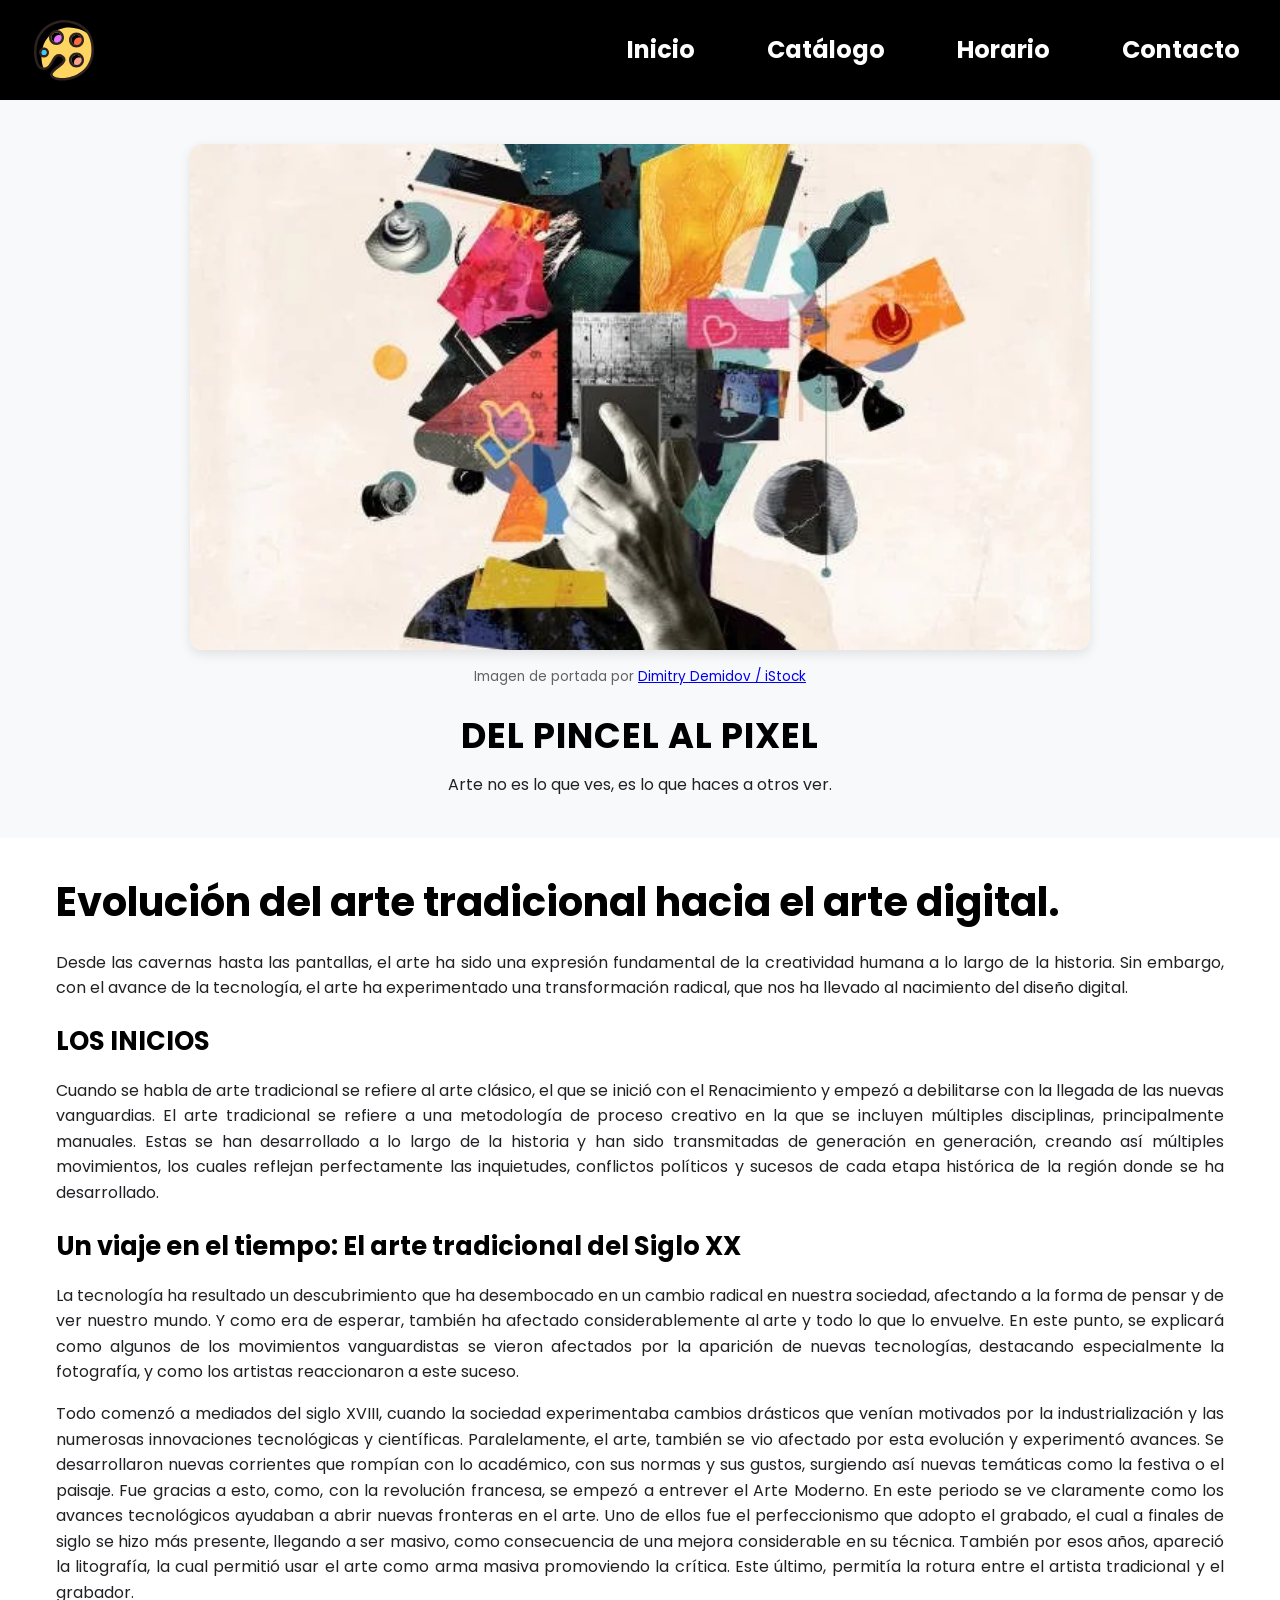
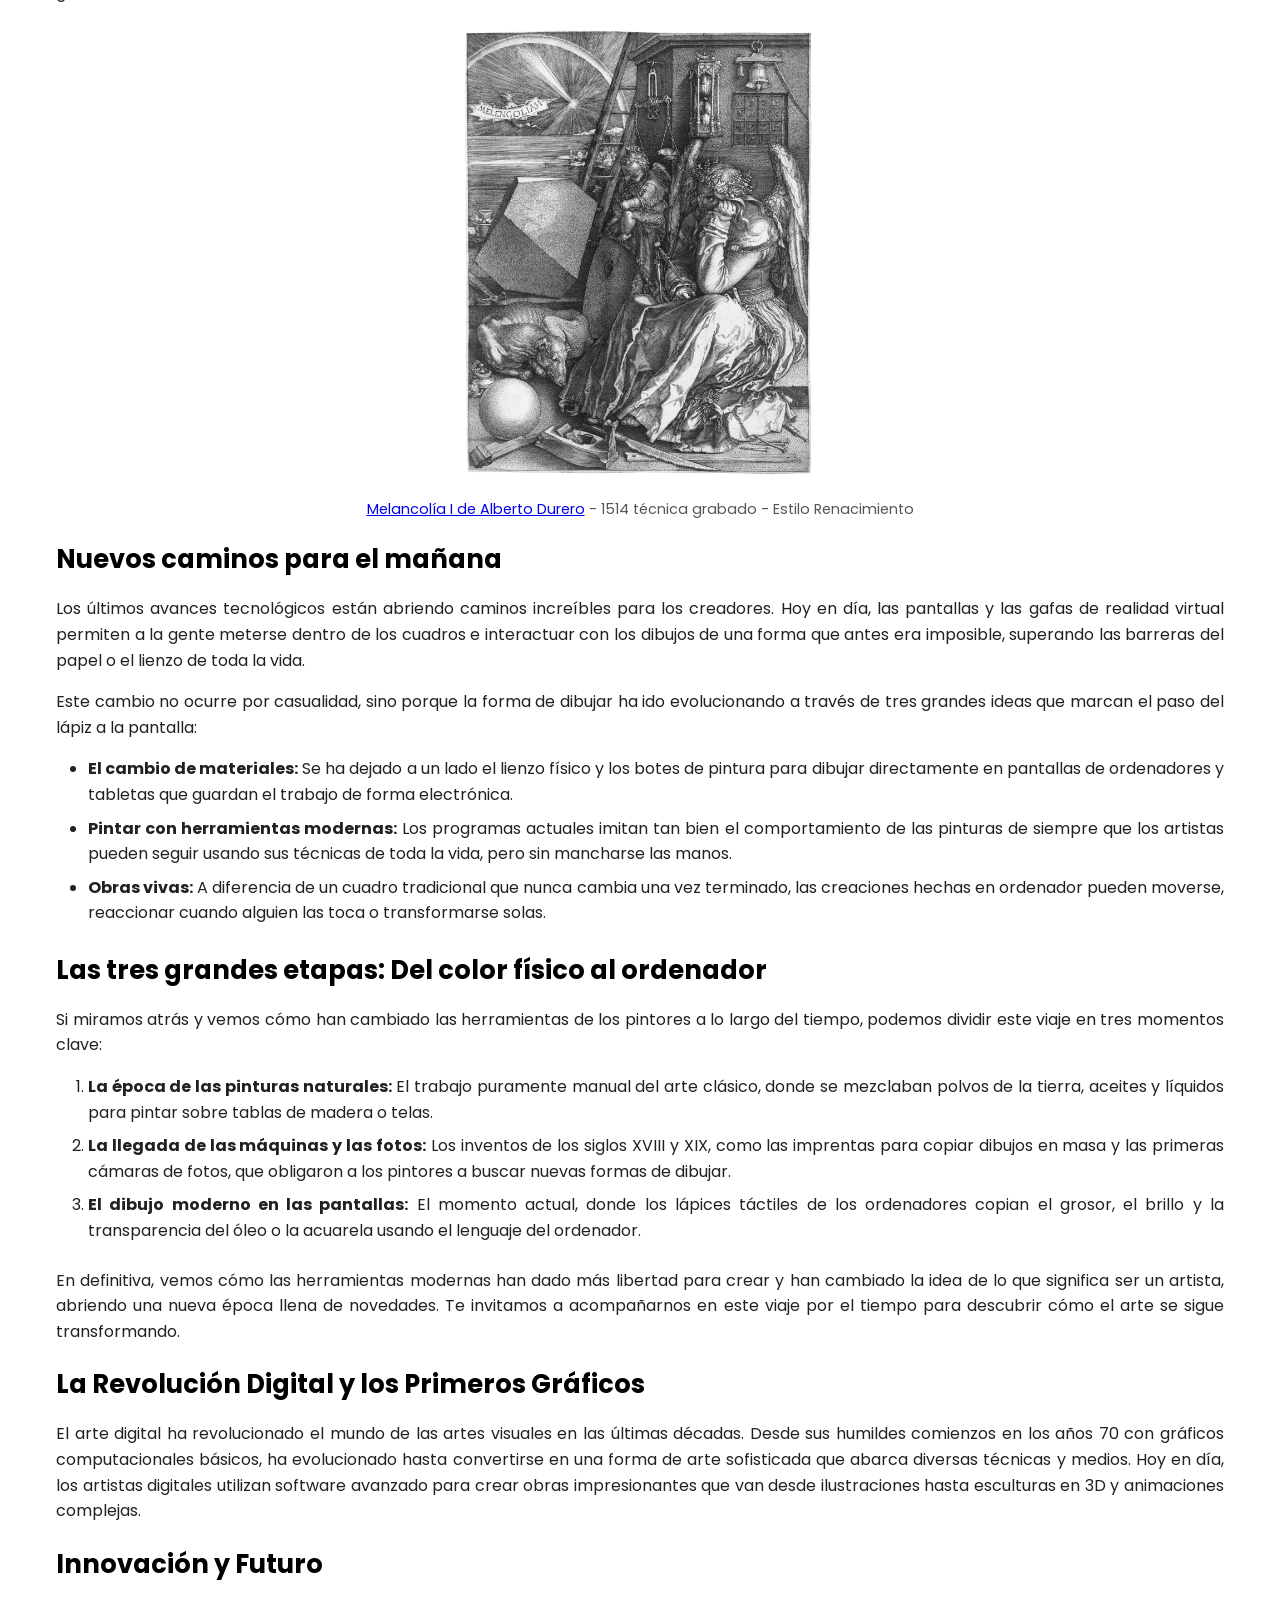
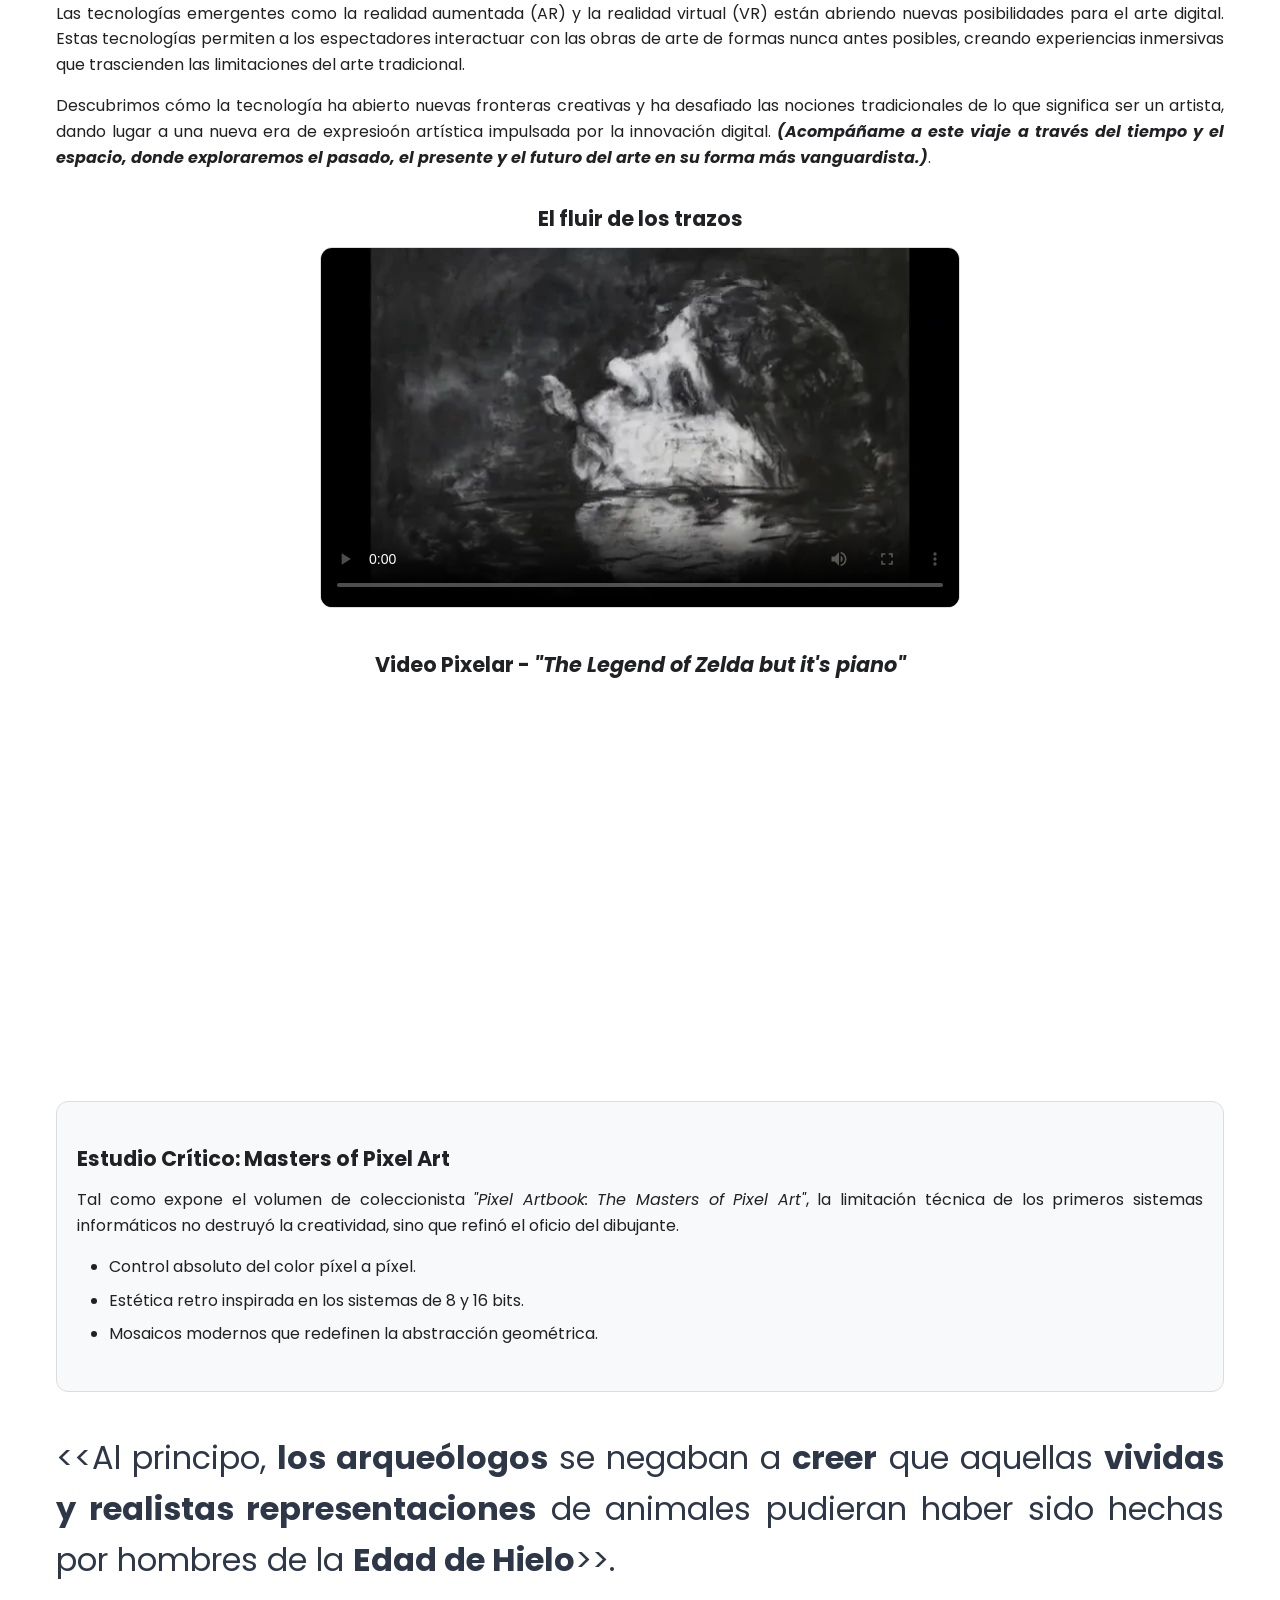
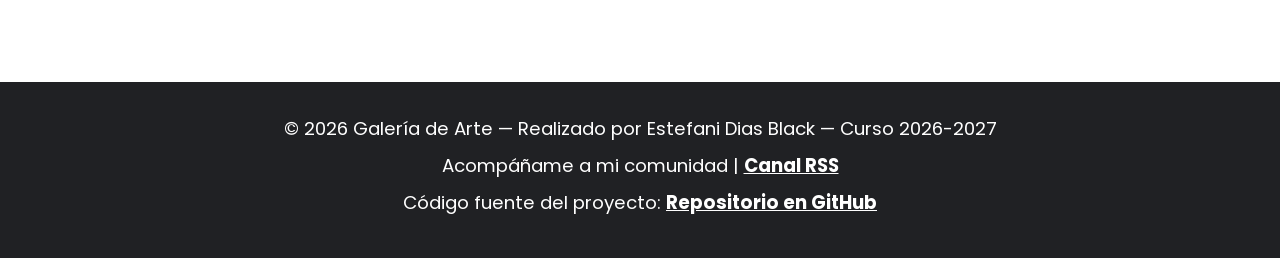
<file: index.html>
<!doctype html>
<html lang="es">
  <head>
    <meta charset="utf-8" />
    <meta name="viewport" content="width=device-width, initial-scale=1" />
    <meta
      name="description"
      content="Explora la evolución del arte tradicional hacia el arte digital."
    />
    <title>Inicio - Del Pincel al Píxel</title>
    <!-- Favicon obligatorio en la raíz del proyecto -->
    <link rel="icon" href="favicon.ico" type="image/x-icon" sizes="any" />
    <!-- Hoja de estilos enlazada en su nueva carpeta css -->
    <link rel="stylesheet" href="css/estilos.css" />
    <!-- Vinculación del canal RSS en el cerebro de la web -->
    <link
      rel="alternate"
      type="application/rss+xml"
      title="RSS Noticias"
      href="noticias.xml"
    />
  </head>

  <body>
    <nav>
      <!-- El icono de la paleta incrustado a la izquierda -->
      <a href="index.html" class="nav-logo">
        <img
          src="imagenes/logo.svg"
          alt="Logotipo de la galería de arte"
          width="40"
          height="40"
        />
      </a>

      <!-- Los cuatro enlaces agrupados en un contenedor para la derecha -->
      <div class="nav-enlaces">
        <a href="index.html">Inicio</a>
        <a href="catalogo.html">Catálogo</a>
        <a href="horario.html">Horario</a>
        <a href="contacto.html">Contacto</a>
      </div>
    </nav>
    <header>
      <!-- Imagen de portada del encabezado -->
      <figure class="logo-imagen">
        <img
          src="imagenes/foto1.webp"
          alt="Logo de la galería"
          width="800"
          height="450"
          class="logo-portada"
        />
        <figcaption>
          Imagen de portada por
          <a href="https://istockphoto.com" target="_blank" rel="noopener"
            >Dimitry Demidov / iStock</a
          >
        </figcaption>
      </figure>
      <h1 class="texto-inicial">DEL PINCEL AL PIXEL</h1>
      <p class="texto-aparte">
        Arte no es lo que ves, es lo que haces a otros ver.
      </p>
    </header>

    <main class="animated-page">
      <section id="inicio">
        <h2 class="texto-especial">
          Evolución del arte tradicional hacia el arte digital.
        </h2>

        <p>
          Desde las cavernas hasta las pantallas, el arte ha sido una expresión
          fundamental de la creatividad humana a lo largo de la historia. Sin
          embargo, con el avance de la tecnología, el arte ha experimentado una
          transformación radical, que nos ha llevado al nacimiento del diseño
          digital.
        </p>

        <h3 class="texto-especial"><strong>LOS INICIOS</strong></h3>

        <p>
          Cuando se habla de arte tradicional se refiere al arte clásico, el que
          se inició con el Renacimiento y empezó a debilitarse con la llegada de
          las nuevas vanguardias. El arte tradicional se refiere a una
          metodología de proceso creativo en la que se incluyen múltiples
          disciplinas, principalmente manuales. Estas se han desarrollado a lo
          largo de la historia y han sido transmitadas de generación en
          generación, creando así múltiples movimientos, los cuales reflejan
          perfectamente las inquietudes, conflictos políticos y sucesos de cada
          etapa histórica de la región donde se ha desarrollado.
        </p>

        <h3 class="texto-destacado">
          <strong>Un viaje</strong> en el tiempo: El arte tradicional del Siglo
          XX
        </h3>

        <p>
          La tecnología ha resultado un descubrimiento que ha desembocado en un
          cambio radical en nuestra sociedad, afectando a la forma de pensar y
          de ver nuestro mundo. Y como era de esperar, también ha afectado
          considerablemente al arte y todo lo que lo envuelve. En este punto, se
          explicará como algunos de los movimientos vanguardistas se vieron
          afectados por la aparición de nuevas tecnologías, destacando
          especialmente la fotografía, y como los artistas reaccionaron a este
          suceso.
        </p>

        <p>
          Todo comenzó a mediados del siglo XVIII, cuando la sociedad
          experimentaba cambios drásticos que venían motivados por la
          industrialización y las numerosas innovaciones tecnológicas y
          científicas. Paralelamente, el arte, también se vio afectado por esta
          evolución y experimentó avances. Se desarrollaron nuevas corrientes
          que rompían con lo académico, con sus normas y sus gustos, surgiendo
          así nuevas temáticas como la festiva o el paisaje. Fue gracias a esto,
          como, con la revolución francesa, se empezó a entrever el Arte
          Moderno. En este periodo se ve claramente como los avances
          tecnológicos ayudaban a abrir nuevas fronteras en el arte. Uno de
          ellos fue el perfeccionismo que adopto el grabado, el cual a finales
          de siglo se hizo más presente, llegando a ser masivo, como
          consecuencia de una mejora considerable en su técnica. También por
          esos años, apareció la litografía, la cual permitió usar el arte como
          arma masiva promoviendo la crítica. Este último, permitía la rotura
          entre el artista tradicional y el grabador.
        </p>

        <figure class="contenedor-obra">
          <img
            src="imagenes/imagen1.jpg"
            alt="Grabado en blanco y negro que muestra a una figura alada y meditabunda sentada entre herramientas geométricas, un poliedro y un cuadrado mágico."
            class="imagen-adaptable"
          />
          <figcaption class="pie-foto-obra">
            <a
              href="https://es.wikipedia.org/wiki/Melancol%C3%ADa_I"
              target="_blank"
              rel="noopener"
              >Melancolía I de Alberto Durero</a
            >
            - 1514 técnica grabado - Estilo Renacimiento
          </figcaption>
        </figure>

        <h3 class="texto-destacado">
          <strong>Nuevos caminos</strong> para el mañana
        </h3>

        <p>
          Los últimos avances tecnológicos están abriendo caminos increíbles
          para los creadores. Hoy en día, las pantallas y las gafas de realidad
          virtual permiten a la gente meterse dentro de los cuadros e
          interactuar con los dibujos de una forma que antes era imposible,
          superando las barreras del papel o el lienzo de toda la vida.
        </p>

        <p>
          Este cambio no ocurre por casualidad, sino porque la forma de dibujar
          ha ido evolucionando a través de tres grandes ideas que marcan el paso
          del lápiz a la pantalla:
        </p>

        <ul>
          <li>
            <strong>El cambio de materiales:</strong> Se ha dejado a un lado el
            lienzo físico y los botes de pintura para dibujar directamente en
            pantallas de ordenadores y tabletas que guardan el trabajo de forma
            electrónica.
          </li>
          <li>
            <strong>Pintar con herramientas modernas:</strong> Los programas
            actuales imitan tan bien el comportamiento de las pinturas de
            siempre que los artistas pueden seguir usando sus técnicas de toda
            la vida, pero sin mancharse las manos.
          </li>
          <li>
            <strong>Obras vivas:</strong> A diferencia de un cuadro tradicional
            que nunca cambia una vez terminado, las creaciones hechas en
            ordenador pueden moverse, reaccionar cuando alguien las toca o
            transformarse solas.
          </li>
        </ul>

        <h3 class="texto-destacado">
          <strong>Las tres grandes etapas:</strong> Del color físico al
          ordenador
        </h3>

        <p>
          Si miramos atrás y vemos cómo han cambiado las herramientas de los
          pintores a lo largo del tiempo, podemos dividir este viaje en tres
          momentos clave:
        </p>

        <ol>
          <li>
            <strong>La época de las pinturas naturales:</strong> El trabajo
            puramente manual del arte clásico, donde se mezclaban polvos de la
            tierra, aceites y líquidos para pintar sobre tablas de madera o
            telas.
          </li>
          <li>
            <strong>La llegada de las máquinas y las fotos:</strong> Los
            inventos de los siglos XVIII y XIX, como las imprentas para copiar
            dibujos en masa y las primeras cámaras de fotos, que obligaron a los
            pintores a buscar nuevas formas de dibujar.
          </li>
          <li>
            <strong>El dibujo moderno en las pantallas:</strong> El momento
            actual, donde los lápices táctiles de los ordenadores copian el
            grosor, el brillo y la transparencia del óleo o la acuarela usando
            el lenguaje del ordenador.
          </li>
        </ol>

        <p>
          En definitiva, vemos cómo las herramientas modernas han dado más
          libertad para crear y han cambiado la idea de lo que significa ser un
          artista, abriendo una nueva época llena de novedades. Te invitamos a
          acompañarnos en este viaje por el tiempo para descubrir cómo el arte
          se sigue transformando.
        </p>

        <h3 class="texto-destacado">
          <strong>La Revolución</strong> Digital y los Primeros Gráficos
        </h3>

        <p>
          El arte digital ha revolucionado el mundo de las artes visuales en las
          últimas décadas. Desde sus humildes comienzos en los años 70 con
          gráficos computacionales básicos, ha evolucionado hasta convertirse en
          una forma de arte sofisticada que abarca diversas técnicas y medios.
          Hoy en día, los artistas digitales utilizan software avanzado para
          crear obras impresionantes que van desde ilustraciones hasta
          esculturas en 3D y animaciones complejas.
        </p>

        <h3 class="texto-destacado"><strong>Innovación</strong> y Futuro</h3>

        <p>
          Las tecnologías emergentes como la realidad aumentada (AR) y la
          realidad virtual (VR) están abriendo nuevas posibilidades para el arte
          digital. Estas tecnologías permiten a los espectadores interactuar con
          las obras de arte de formas nunca antes posibles, creando experiencias
          inmersivas que trascienden las limitaciones del arte tradicional.
        </p>

        <p>
          Descubrimos cómo la tecnología ha abierto nuevas fronteras creativas y
          ha desafiado las nociones tradicionales de lo que significa ser un
          artista, dando lugar a una nueva era de expresioón artística impulsada
          por la innovación digital.
          <strong
            ><em
              >(Acompáñame a este viaje a través del tiempo y el espacio, donde
              exploraremos el pasado, el presente y el futuro del arte en su
              forma más vanguardista.)</em
            ></strong
          >.
        </p>

        <!-- Vídeo propio nativo con controls y miniatura en WebP -->
        <div class="contenedor-multimedia">
          <h3>El fluir de los trazos</h3>
          <video controls width="640" poster="imagenes/video-portada.webp">
            <source src="videos/proceso-creativo.mp4" type="video/mp4" />
          </video>
        </div>

        <!-- Iframe de YouTube con URL /embed/ y title descriptivo -->
        <div class="contenedor-iframe">
          <h3>Video Pixelar - <em>"The Legend of Zelda but it's piano"</em></h3>
          <iframe
            src="https://www.youtube-nocookie.com/embed/LEzaU85aLLk"
            title="Música espiritual relajante para sintonizar con la creatividad artística"
            width="560"
            height="315"
            loading="lazy"
            allowfullscreen
          ></iframe>
        </div>
      </section>

      <!-- Barra lateral obligatoria basada en "Pixel Artbook: The Masters of Pixel Art" -->
      <aside class="bloque-literario">
        <h3>Estudio Crítico: Masters of Pixel Art</h3>
        <p>
          Tal como expone el volumen de coleccionista
          <em>"Pixel Artbook: The Masters of Pixel Art"</em>, la limitación
          técnica de los primeros sistemas informáticos no destruyó la
          creatividad, sino que refinó el oficio del dibujante.
        </p>
        <ul>
          <li>Control absoluto del color píxel a píxel.</li>
          <li>Estética retro inspirada en los sistemas de 8 y 16 bits.</li>
          <li>Mosaicos modernos que redefinen la abstracción geométrica.</li>
        </ul>
      </aside>

      <p class="texto-especial">
        &lt;&lt;Al principo, <strong>los arqueólogos</strong> se negaban a
        <strong>creer</strong> que aquellas
        <strong>vividas y realistas representaciones</strong> de animales
        pudieran haber sido hechas por hombres de la
        <strong>Edad de Hielo</strong>&gt;&gt;.
      </p>
    </main>

    <footer>
      <p class="pie-pagina">
        &copy; 2026 Galería de Arte &mdash; Realizado por Estefani Dias Black
        &mdash; Curso 2026-2027
      </p>
      <p class="pie-pagina">
        Acompáñame a mi comunidad | <a href="noticias.xml">Canal RSS</a>
      </p>
      <!-- Enlace obligatorio al repositorio en el pie de página -->
      <p class="pie-pagina">
        Código fuente del proyecto:
        <a href="https://github.com" target="_blank" rel="noopener"
          >Repositorio en GitHub</a
        >
      </p>
    </footer>
  </body>
</html>
</file>
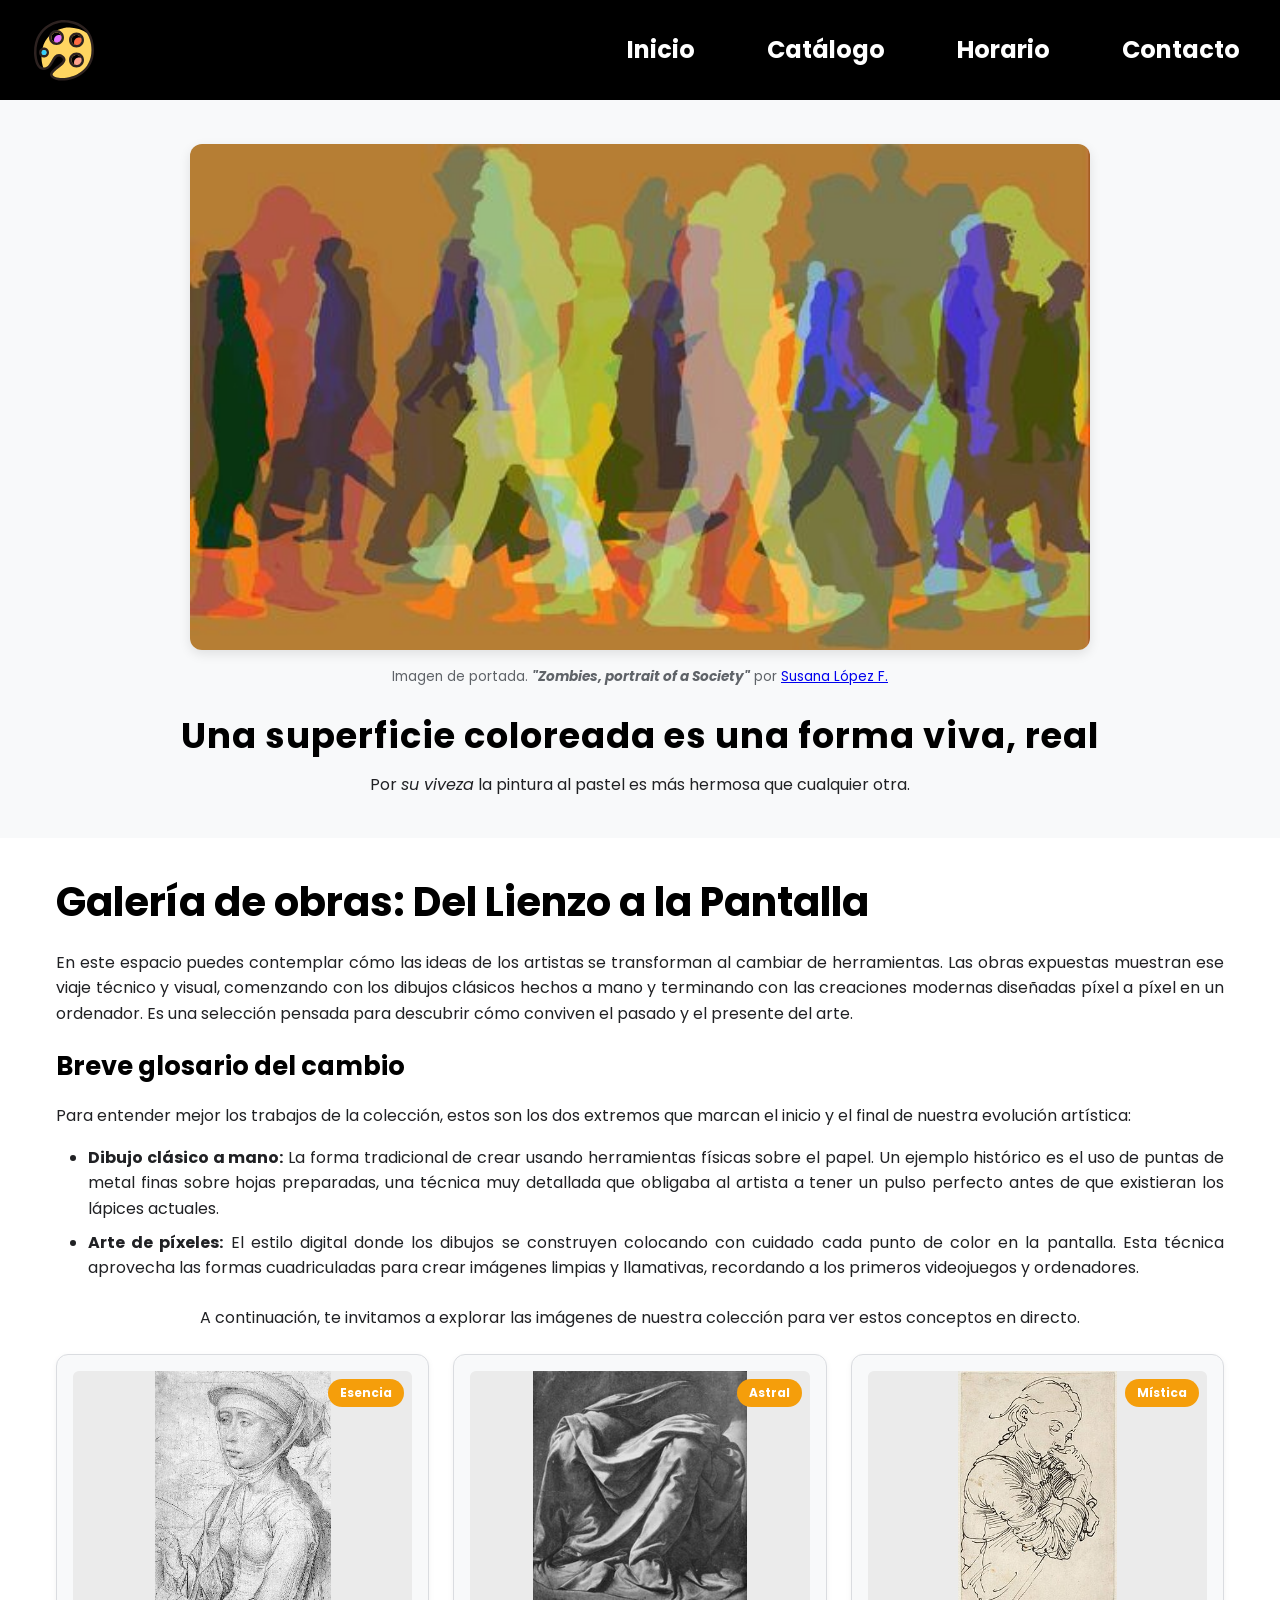
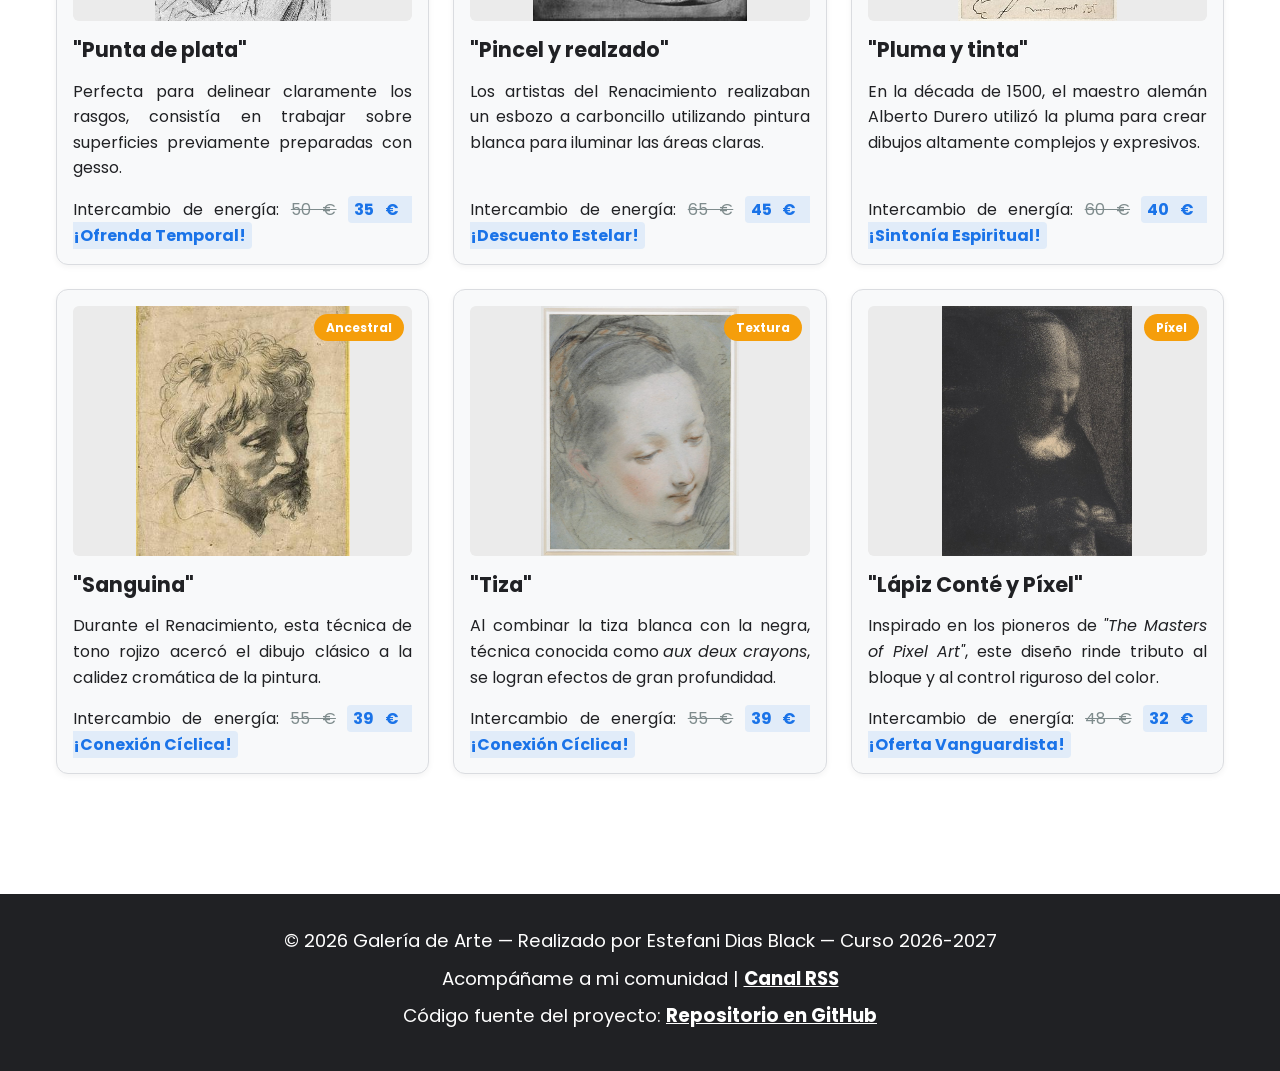
<file: catalogo.html>
<!DOCTYPE html>
<html lang="es">
<head>
    <meta charset="utf-8">
    <meta name="viewport" content="width=device-width, initial-scale=1">
    <meta name="description" content="Explora mis colecciones de arte analógico y digital inspiradas en los grandes maestros de la retícula.">
    <title>Catálogo - Del Pincel al Píxel</title>
    <!-- Favicon obligatorio en la raíz del proyecto -->
    <link rel="icon" href="favicon.ico" type="image/x-icon" sizes="any">
    <!-- Hoja de estilos enlazada en su nueva carpeta css -->
    <link rel="stylesheet" href="css/estilos.css">
    <link
      rel="alternate"
      type="application/rss+xml"
      title="RSS Noticias"
      href="noticias.xml"
    />
</head>
<body>
     <!-- NUEVA BARRA DE NAVEGACIÓN CON ESPACIADO DISTRIBUIDO -->
    <nav>
      <!-- El icono de la paleta incrustado a la izquierda -->
      <a href="index.html" class="nav-logo">
        <img src="imagenes/logo.svg" alt="Logotipo de la galería de arte" />
      </a>

      <!-- Los cuatro enlaces agrupados en un contenedor para la derecha -->
      <div class="nav-enlaces">
        <a href="index.html">Inicio</a>
        <a href="catalogo.html" class="activo">Catálogo</a>
        <a href="horario.html">Horario</a>
        <a href="contacto.html">Contacto</a>
      </div>
    </nav>

    <header>
        <!-- Imagen de portada del encabezado -->
        <figure class="logo-imagen">
            <img src="imagenes/portada-catalogo.jpg" alt="Portada de la sección de catálogo" width="800" height="450" class="logo-portada">
            <figcaption>Imagen de portada. <strong><em>"Zombies, portrait of a Society"</em></strong> por 
            <a href="https://www.singulart.com/es/artista/susana-l%C3%B3pez-f-60540" target="_blank" rel="noopener">Susana López F.</a>
            </figcaption>
        </figure>
        <h1 class="texto-inicial">Una superficie coloreada es una forma <strong>viva, real</strong></h1>
        <p class="texto-aparte">Por <em>su viveza</em> la pintura al pastel es más hermosa que cualquier otra.</p>
    </header>

    <main class="animated-page">
        <section id="catalogo">
        <h2 class="texto-especial">Galería de obras: Del Lienzo a la Pantalla</h2>
        
        <p class="texto-justificado">
          En este espacio puedes contemplar cómo las ideas de los artistas se transforman al cambiar de herramientas. Las obras expuestas muestran ese viaje técnico y visual, comenzando con los dibujos clásicos hechos a mano y terminando con las creaciones modernas diseñadas píxel a píxel en un ordenador. Es una selección pensada para descubrir cómo conviven el pasado y el presente del arte.
        </p>

        <h3 class="texto-destacado"><strong>Breve glosario del cambio</strong></h3>
        
        <p class="texto-justificado">
          Para entender mejor los trabajos de la colección, estos son los dos extremos que marcan el inicio y el final de nuestra evolución artística:
        </p>

        <ul>
          <li class="texto-justificado">
            <strong>Dibujo clásico a mano:</strong> La forma tradicional de crear usando herramientas físicas sobre el papel. Un ejemplo histórico es el uso de puntas de metal finas sobre hojas preparadas, una técnica muy detallada que obligaba al artista a tener un pulso perfecto antes de que existieran los lápices actuales.
          </li>
          <li class="texto-justificado">
            <strong>Arte de píxeles:</strong> El estilo digital donde los dibujos se construyen colocando con cuidado cada punto de color en la pantalla. Esta técnica aprovecha las formas cuadriculadas para crear imágenes limpias y llamativas, recordando a los primeros videojuegos y ordenadores.
          </li>
        </ul>

        <p class="texto-aparte">
          A continuación, te invitamos a explorar las imágenes de nuestra colección para ver estos conceptos en directo.
        </p>


            <!-- Rejilla artesanal con tus 6 dibujos con sus ofertas -->
            <div class="galeria-artesanal">
                <!-- Tarjeta de dibujo 1 -->
                <article class="tarjeta-dibujo">
                    <span class="etiqueta-exclusiva">Esencia</span>
                    <img src="imagenes/dibujo1.jpg" alt="Dibujo a punta de plata medieval" width="400" height="300" loading="lazy">
                    <div class="cuerpo-tarjeta">
                        <h3>"Punta de plata"</h3>
                        <p>Perfecta para delinear claramente los rasgos, consistía en trabajar sobre superficies previamente preparadas con gesso.</p>
                        <p>Intercambio de energía: <s class="precio-viejo">50 &euro;</s> <mark class="oferta"><span class="precio-actual">35 &euro;</span> &nbsp; ¡Ofrenda Temporal!</mark></p>
                    </div>
                </article>

                <!-- Tarjeta de dibujo 2 -->
                <article class="tarjeta-dibujo">
                    <span class="etiqueta-exclusiva">Astral</span>
                    <img src="imagenes/dibujo2.jpg" alt="Dibujo con pincel y realzado en blanco" width="400" height="300" loading="lazy">
                    <div class="cuerpo-tarjeta">
                        <h3>"Pincel y realzado"</h3>
                        <p>Los artistas del Renacimiento realizaban un esbozo a carboncillo utilizando pintura blanca para iluminar las áreas claras.</p>
                        <p>Intercambio de energía: <s class="precio-viejo">65 &euro;</s> <mark class="oferta"><span class="precio-actual">45 &euro;</span> &nbsp; ¡Descuento Estelar!</mark></p>
                    </div>
                </article>

                <!-- Tarjeta de dibujo 3 -->
                <article class="tarjeta-dibujo">
                    <span class="etiqueta-exclusiva">Mística</span>
                    <img src="imagenes/dibujo3.jpg" alt="Dibujo complejo a pluma y tinta" width="400" height="300" loading="lazy">
                    <div class="cuerpo-tarjeta">
                        <h3>"Pluma y tinta"</h3>
                        <p>En la década de 1500, el maestro alemán Alberto Durero utilizó la pluma para crear dibujos altamente complejos y expresivos.</p>
                        <p>Intercambio de energía: <s class="precio-viejo">60 &euro;</s> <mark class="oferta"><span class="precio-actual">40 &euro;</span> &nbsp; ¡Sintonía Espiritual!</mark></p>
                    </div>
                </article>

                <!-- Tarjeta de dibujo 4 -->
                <article class="tarjeta-dibujo">
                    <span class="etiqueta-exclusiva">Ancestral</span>
                    <img src="imagenes/dibujo4.jpg" alt="Estudio preparatorio a sanguina" width="400" height="300" loading="lazy">
                    <div class="cuerpo-tarjeta">
                        <h3>"Sanguina"</h3>
                        <p>Durante el Renacimiento, esta técnica de tono rojizo acercó el dibujo clásico a la calidez cromática de la pintura.</p>
                        <p>Intercambio de energía: <s class="precio-viejo">55 &euro;</s> <mark class="oferta"><span class="precio-actual">39 &euro;</span> &nbsp; ¡Conexión Cíclica!</mark></p>
                    </div>
                </article>

                <!-- Tarjeta de dibujo 5 -->
                <article class="tarjeta-dibujo">
                    <span class="etiqueta-exclusiva">Textura</span>
                    <img src="imagenes/dibujo5.jpg" alt="Dibujo con la técnica aux deux crayons" width="400" height="300" loading="lazy">
                    <div class="cuerpo-tarjeta">
                        <h3>"Tiza"</h3>
                        <p>Al combinar la tiza blanca con la negra, técnica conocida como <em>aux deux crayons</em>, se logran efectos de gran profundidad.</p>
                        <p>Intercambio de energía: <s class="precio-viejo">55 &euro;</s> <mark class="oferta"><span class="precio-actual">39 &euro;</span> &nbsp; ¡Conexión Cíclica!</mark></p>
                    </div>
                </article>

                <!-- Tarjeta de dibujo 6 -->
                <article class="tarjeta-dibujo">
                    <span class="etiqueta-exclusiva">Píxel</span>
                    <img src="imagenes/dibujo6.jpg" alt="Composición digital pixel art de 8 bits" width="400" height="300" loading="lazy">
                    <div class="cuerpo-tarjeta">
                        <h3>"Lápiz Conté y Píxel"</h3>
                        <p>Inspirado en los pioneros de <em>"The Masters of Pixel Art"</em>, este diseño rinde tributo al bloque y al control riguroso del color.</p>
                        <p>Intercambio de energía: <s class="precio-viejo">48 &euro;</s> <mark class="oferta"><span class="precio-actual">32 &euro;</span> &nbsp; ¡Oferta Vanguardista!</mark></p>
                    </div>
                </article>
            </div>
        </section>
    </main>

    <footer>
        <p class="pie-pagina">&copy; 2026 Galería de Arte &mdash; Realizado por Estefani Dias Black &mdash; Curso 2026-2027</p>
        <p class="pie-pagina">Acompáñame a mi comunidad | <a href="noticias.xml">Canal RSS</a></p>
        <p class="pie-pagina">Código fuente del proyecto: <a href="https://github.com" target="_blank" rel="noopener">Repositorio en GitHub</a></p>
    </footer>
</body>
</html>
</file>
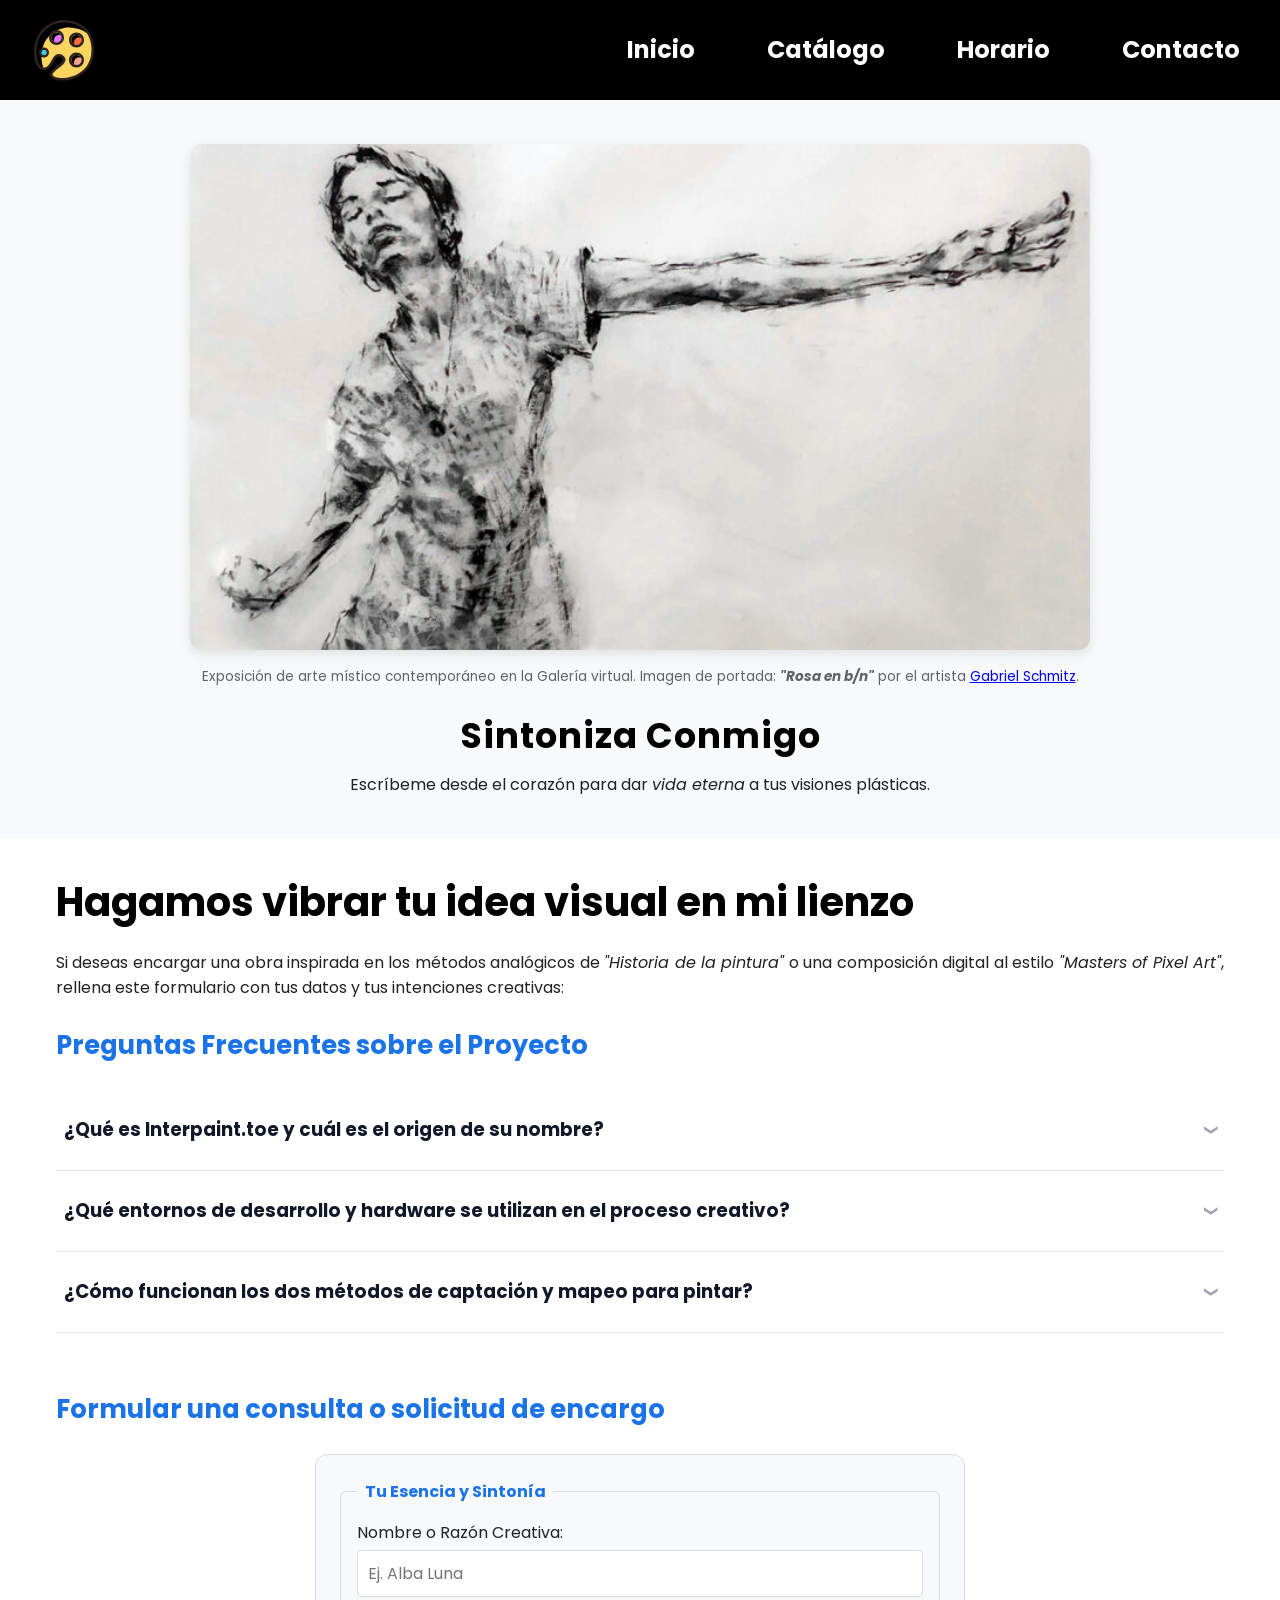
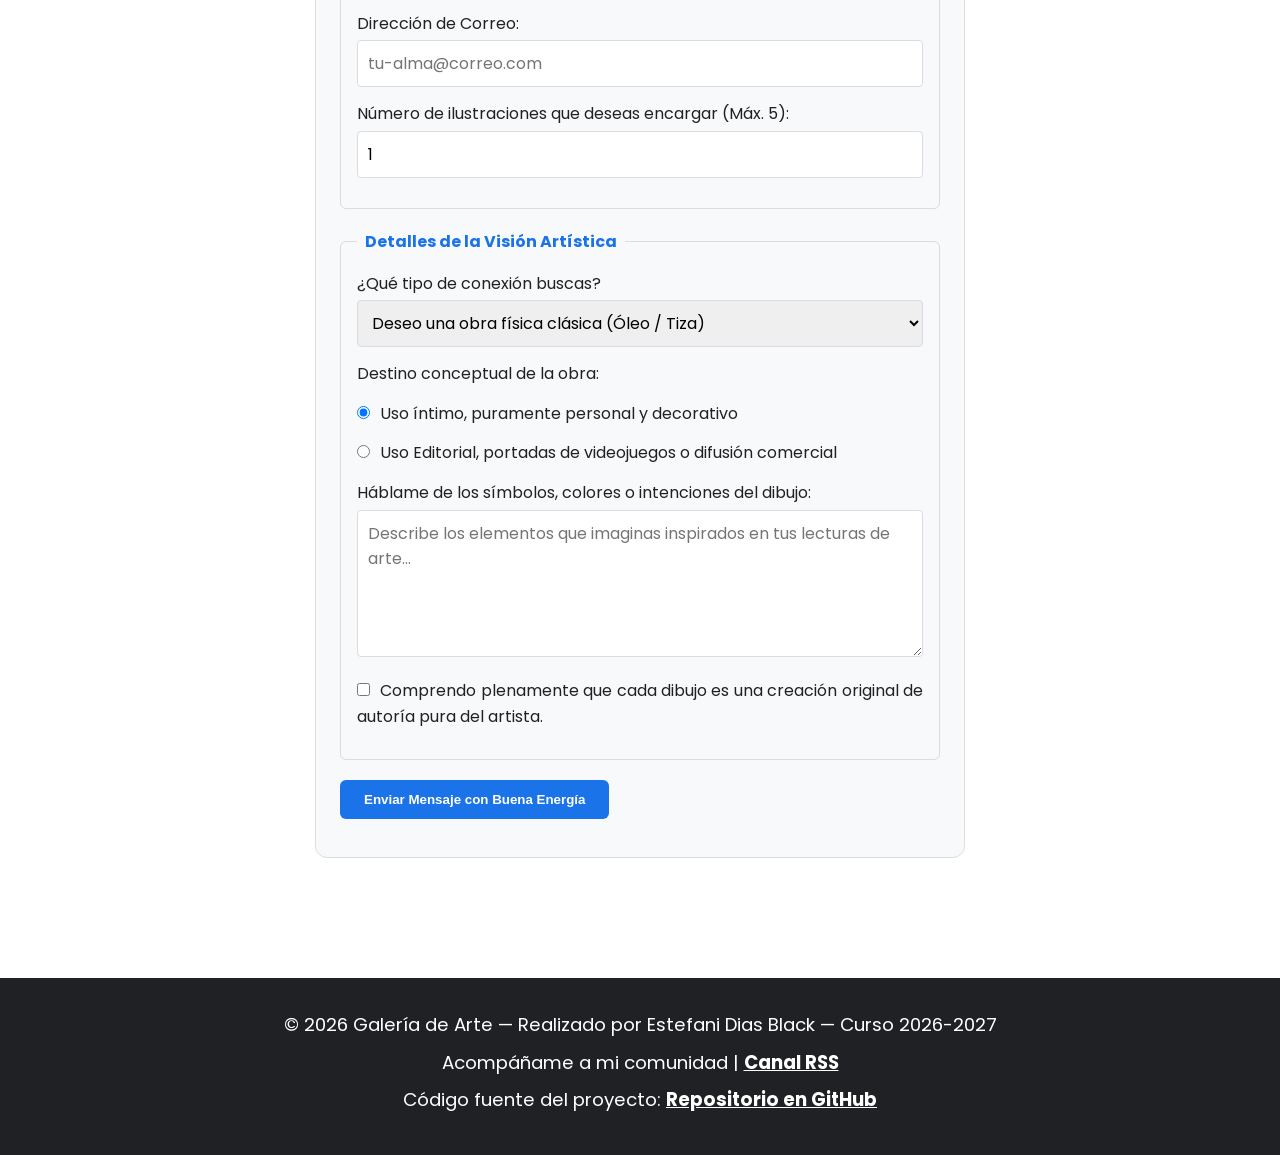
<file: contacto.html>
<!DOCTYPE html>
<html lang="es">
<head>
    <meta charset="utf-8">
    <meta name="viewport" content="width=device-width, initial-scale=1">
    <meta name="description" content="Formulario para encargar ilustraciones personalizadas y conectar con la galería.">
    <title>Contacto - Del Pincel al Píxel</title>
    <!-- Favicon obligatorio en la raíz del proyecto -->
    <link rel="icon" href="favicon.ico" type="image/x-icon" sizes="any">
    <!-- Hoja de estilos enlazada en su nueva carpeta css -->
    <link rel="stylesheet" href="css/estilos.css">
    <link
      rel="alternate"
      type="application/rss+xml"
      title="RSS Noticias"
      href="noticias.xml"
    />
</head>
<body>
    <!-- NUEVA BARRA DE NAVEGACIÓN CON ESPACIADO DISTRIBUIDO -->
    <nav>
      <!-- El icono de la paleta incrustado a la izquierda -->
      <a href="index.html" class="nav-logo">
        <img src="imagenes/logo.svg" alt="Logotipo de la galería de arte" />
      </a>

      <!-- Los cuatro enlaces agrupados en un contenedor para la derecha -->
      <div class="nav-enlaces">
        <a href="index.html">Inicio</a>
        <a href="catalogo.html">Catálogo</a>
        <a href="horario.html">Horario</a>
        <a href="contacto.html" class="activo">Contacto</a>
      </div>
    </nav>

    <header>
        <!-- Imagen de portada del encabezado -->
        <figure class="logo-imagen">
            <img src="imagenes/portada-contacto.jpg" alt="Cabecera de la página de contacto" width="800" height="450" class="logo-portada">
            <figcaption>  Exposición de arte místico contemporáneo en la Galería virtual. Imagen de portada: <strong><em>"Rosa en b/n"</em></strong> por el artista <a href="https://singulart.com" target="_blank" rel="noopener">Gabriel Schmitz</a>.</figcaption>
        </figure>
        <h1 class="texto-inicial">Sintoniza Conmigo</h1>
        <p class="texto-aparte">Escríbeme desde el corazón para dar <em>vida eterna</em> a tus visiones plásticas.</p>
    </header>

    <main class="animated-page">
        <section id="contacto">
            <h2 class="texto-especial">Hagamos vibrar tu idea visual en mi lienzo</h2>
            <p>Si deseas encargar una obra inspirada en los métodos analógicos de <em>"Historia de la pintura"</em> o una composición digital al estilo <em>"Masters of Pixel Art"</em>, rellena este formulario con tus datos y tus intenciones creativas:</p>

            <div class="seccion-faq">
                <h3>Preguntas Frecuentes sobre el Proyecto</h3>
                
                <div class="faq-contenedor">
                    <!-- Pregunta 1 -->
                    <details class="faq-item">
                        <summary class="faq-pregunta">¿Qué es Interpaint.toe y cuál es el origen de su nombre?</summary>
                        <div class="faq-respuesta">
                            <p>Interpaint.toe es el sobrenombre artístico del proyecto práctico del TFG [4.7]. Está conformado por la fusión de dos palabras en inglés: "Interact" (interactuar), de la cual se tomó "inter", y "Paint" (pintar) [4.7]. El sufijo ".toe" es un guiño directo al tipo de archivo y extensión nativa que utiliza el software de desarrollo Touchdesigner [4.7].</p>
                        </div>
                    </details>

                    <!-- Pregunta 2 -->
                    <details class="faq-item">
                        <summary class="faq-pregunta">¿Qué entornos de desarrollo y hardware se utilizan en el proceso creativo?</summary>
                        <div class="faq-respuesta">
                            <p>El marco práctico utiliza Touchdesigner, un entorno de programación visual por nodos desarrollado por Derivative que permite generar gráficos interactivos complejos sin necesidad de código rígido [2.2, 4.0]. Este software se conecta a una cámara Kinect v1 de Microsoft, la cual combina lentes RGB y sensores de profundidad para capturar datos en 3D [2.2, 4.0].</p>
                        </div>
                    </details>

                    <!-- Pregunta 3 -->
                    <details class="faq-item">
                        <summary class="faq-pregunta">¿Cómo funcionan los dos métodos de captación y mapeo para pintar?</summary>
                        <div class="faq-respuesta">
                            <p>El proyecto ofrece dos modalidades de interacción: la primera utiliza un operador denominado Opticalflow que registra las líneas de luces y sombras del cuerpo entero (la silueta) de forma muy fluida [2.2, 4.1]. La segunda asigna parámetros específicos a los bloques Select para registrar numéricamente el movimiento exclusivo de la mano derecha, logrando trazos más circulares y precisos [2.2, 4.1].</p>
                        </div>
                    </details>
                </div>
            </div>

            <!-- 🟢 EL FORMULARIO AHORA VIENE DEBAJO -->
            <div class="seccion-formulario-contacto">
                <h3>Formular una consulta o solicitud de encargo</h3>
                <form action="#" method="get">
                    <fieldset>
                        <legend>Tu Esencia y Sintonía</legend>
                        <p>
                            <label for="nombre">Nombre o Razón Creativa:</label><br>
                            <input type="text" id="nombre" name="nombre" required placeholder="Ej. Alba Luna">
                        </p>
                        <p>
                            <label for="email">Dirección de Correo:</label><br>
                            <input type="email" id="email" name="email" required placeholder="tu-alma@correo.com">
                        </p>
                        <p>
                            <label for="cantidad">Número de ilustraciones que deseas encargar (Máx. 5):</label><br>
                            <input type="number" id="cantidad" name="cantidad" min="1" max="5" value="1" required>
                        </p>
                    </fieldset>

                    <fieldset>
                        <legend>Detalles de la Visión Artística</legend>
                        <p>
                            <label for="asunto">¿Qué tipo de conexión buscas?</label><br>
                            <select id="asunto" name="asunto">
                                <option value="tradicional">Deseo una obra física clásica (Óleo / Tiza)</option>
                                <option value="digital">Deseo una obra digital (Estilo Pixel Art)</option>
                                <option value="charla">Compartir un pensamiento o consulta</option>
                            </select>
                        </p>

                        <p>Destino conceptual de la obra:</p>
                        <p>
                            <input type="radio" id="uso-personal" name="uso_obra" value="personal" checked>
                            <label for="uso-personal">Uso íntimo, puramente personal y decorativo</label>
                        </p>
                        <p>
                            <input type="radio" id="uso-comercial" name="uso_obra" value="comercial">
                            <label for="uso-comercial">Uso Editorial, portadas de videojuegos o difusión comercial</label>
                        </p>
                        
                        <p>
                            <label for="mensaje">Háblame de los símbolos, colores o intenciones del dibujo:</label><br>
                            <textarea id="mensaje" name="mensaje" rows="5" required placeholder="Describe los elementos que imaginas inspirados en tus lecturas de arte..."></textarea>
                        </p>

                        <p>
                            <input type="checkbox" id="terminos" name="terminos" required>
                            <label for="terminos">Comprendo plenamente que cada dibujo es una creación original de autoría pura del artista.</label>
                        </p>
                    </fieldset>

                    <p>
                        <button type="submit">Enviar Mensaje con Buena Energía</button>
                    </p>
                </form>
            </div>

        </section>
    </main>
    <footer>
        <p class="pie-pagina">&copy; 2026 Galería de Arte &mdash; Realizado por Estefani Dias Black &mdash; Curso 2026-2027</p>
        <p class="pie-pagina">Acompáñame a mi comunidad | <a href="noticias.xml">Canal RSS</a></p>
        <p class="pie-pagina">Código fuente del proyecto: <a href="https://github.com" target="_blank" rel="noopener">Repositorio en GitHub</a></p>
    </footer>
</body>
</html>
</file>
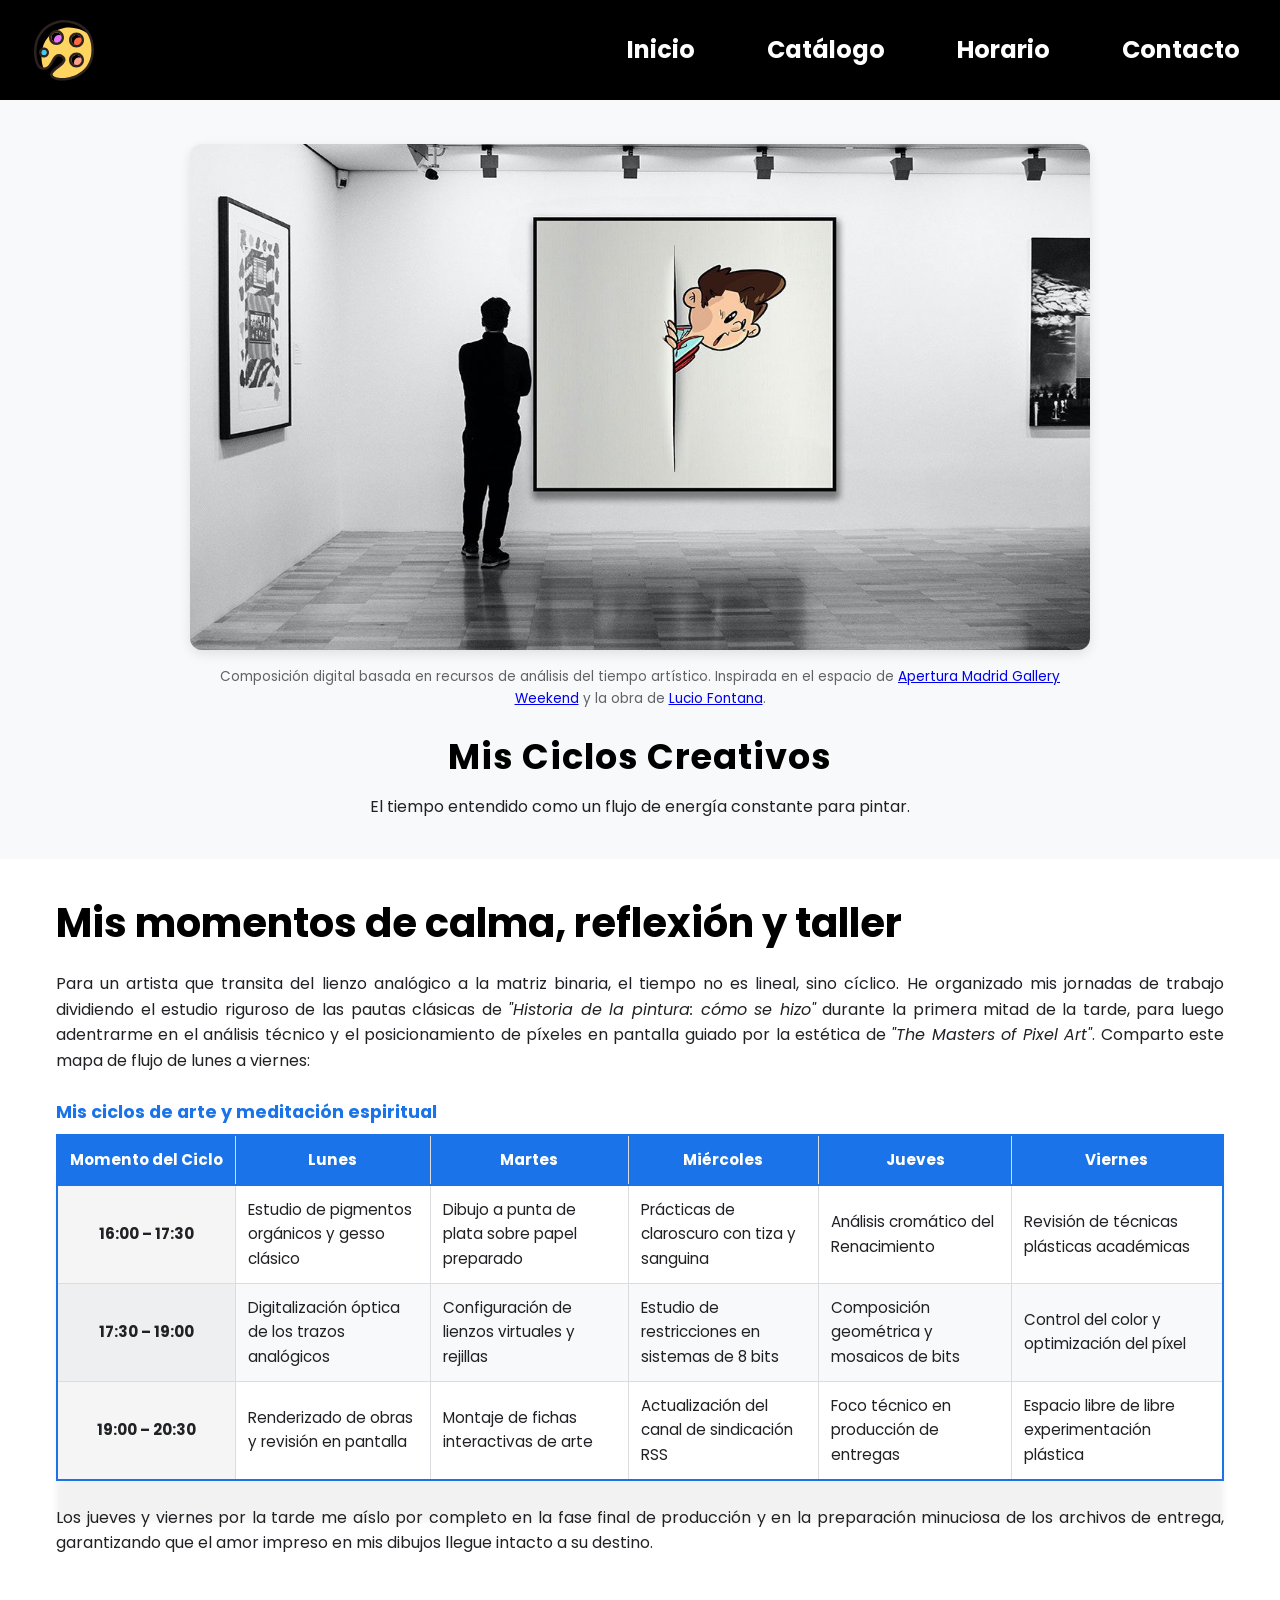
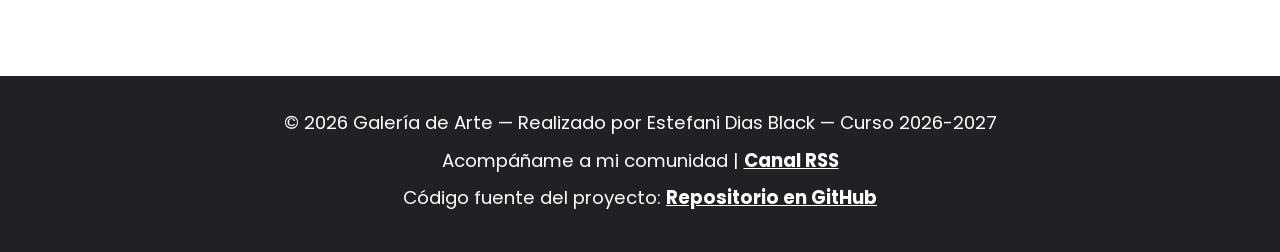
<file: horario.html>
<!DOCTYPE html>
<html lang="es">
<head>
    <meta charset="utf-8">
    <meta name="viewport" content="width=device-width, initial-scale=1">
    <meta name="description" content="Mis ciclos de tiempo e inspiración dedicados a la pintura analógica y digital en mi estudio.">
    <title>Horario - Del Pincel al Píxel</title>
    <!-- Favicon obligatorio en la raíz del proyecto -->
    <link rel="icon" href="favicon.ico" type="image/x-icon" sizes="any">
    <!-- Hoja de estilos enlazada en su nueva carpeta css -->
    <link rel="stylesheet" href="css/estilos.css">
    <link
      rel="alternate"
      type="application/rss+xml"
      title="RSS Noticias"
      href="noticias.xml"
    />
</head>
<body>
   <!-- NUEVA BARRA DE NAVEGACIÓN CON ESPACIADO DISTRIBUIDO -->
    <nav>
      <!-- El icono de la paleta incrustado a la izquierda -->
      <a href="index.html" class="nav-logo">
        <img
          src="imagenes/logo.svg"
          alt="Logotipo de la galería de arte"
        />
      </a>

      <!-- Los cuatro enlaces agrupados en un contenedor para la derecha -->
      <div class="nav-enlaces">
        <a href="index.html">Inicio</a>
        <a href="catalogo.html">Catálogo</a>
        <a href="horario.html" class="activo">Horario</a>
        <a href="contacto.html">Contacto</a>
      </div>
    </nav>

    <header>
        <!-- Imagen de portada del encabezado -->
        <figure class="logo-imagen">
           <img src="imagenes/portada-horario.jpg" alt="Portada de la sección de horarios y ciclos" width="800" height="450" class="logo-portada">
             <figcaption> Composición digital basada en recursos de análisis del tiempo artístico. Inspirada en el espacio de <a href="https://nuba.com/madrid-se-convierte-en-la-capital-del-arte-contemporaneo/" target="_blank" rel="noopener">Apertura Madrid Gallery Weekend</a> y la obra de <a href="https://worldhistory.org" target="_blank" rel="noopener">Lucio Fontana</a>.</figcaption>
        </figure>
        <h1 class="texto-inicial">Mis Ciclos Creativos</h1>
        <p class="texto-aparte">El tiempo entendido como un flujo de energía constante para pintar.</p>
    </header>

    <main class="animated-page">
        <section id="horario">
            <h2 class="texto-especial">Mis momentos de calma, reflexión y taller</h2>
            <p>Para un artista que transita del lienzo analógico a la matriz binaria, el tiempo no es lineal, sino cíclico. He organizado mis jornadas de trabajo dividiendo el estudio riguroso de las pautas clásicas de <em>"Historia de la pintura: cómo se hizo"</em> durante la primera mitad de la tarde, para luego adentrarme en el análisis técnico y el posicionamiento de píxeles en pantalla guiado por la estética de <em>"The Masters of Pixel Art"</em>. Comparto este mapa de flujo de lunes a viernes:</p>
            
            <!-- Tabla obligatoria completa sin errores -->
            <table>
                <caption class="texto-caption">Mis ciclos de arte y meditación espiritual</caption>
                <thead>
                    <tr>
                        <th>Momento del Ciclo</th>
                        <th>Lunes</th>
                        <th>Martes</th>
                        <th>Miércoles</th>
                        <th>Jueves</th>
                        <th>Viernes</th>
                    </tr>
                </thead>
                <tbody>
                    <tr>
                        <td class="franja">16:00 – 17:30</td>
                        <td data-label="Lunes">Estudio de pigmentos orgánicos y gesso clásico</td>
                        <td data-label="Martes">Dibujo a punta de plata sobre papel preparado</td>
                        <td data-label="Miércoles">Prácticas de claroscuro con tiza y sanguina</td>
                        <td data-label="Jueves">Análisis cromático del Renacimiento</td>
                        <td data-label="Viernes">Revisión de técnicas plásticas académicas</td>
                    </tr>
                    <tr>
                        <td class="franja">17:30 – 19:00</td>
                        <td data-label="Lunes">Digitalización óptica de los trazos analógicos</td>
                        <td data-label="Martes">Configuración de lienzos virtuales y rejillas</td>
                        <td data-label="Miércoles">Estudio de restricciones en sistemas de 8 bits</td>
                        <td data-label="Jueves">Composición geométrica y mosaicos de bits</td>
                        <td data-label="Viernes">Control del color y optimización del píxel</td>
                    </tr>
                    <tr>
                        <td class="franja">19:00 – 20:30</td>
                        <td data-label="Lunes">Renderizado de obras y revisión en pantalla</td>
                        <td data-label="Martes">Montaje de fichas interactivas de arte</td>
                        <td data-label="Miércoles">Actualización del canal de sindicación RSS</td>
                        <td data-label="Jueves">Foco técnico en producción de entregas</td>
                        <td data-label="Viernes">Espacio libre de libre experimentación plástica</td>
                    </tr>
                </tbody>
            </table>
            <p>Los jueves y viernes por la tarde me aíslo por completo en la fase final de producción y en la preparación minuciosa de los archivos de entrega, garantizando que el amor impreso en mis dibujos llegue intacto a su destino.</p>
        </section>
    </main>

    <footer>
        <p class="pie-pagina">&copy; 2026 Galería de Arte &mdash; Realizado por Estefani Dias Black &mdash; Curso 2026-2027</p>
        <p class="pie-pagina">Acompáñame a mi comunidad | <a href="noticias.xml">Canal RSS</a></p>
        <!-- Enlace obligatorio al repositorio en el pie de página -->
        <p class="pie-pagina">Código fuente del proyecto: <a href="https://github.com" target="_blank" rel="noopener">Repositorio en GitHub</a></p>
    </footer>
</body>
</html>
</file>
<file: css/estilos.css>
/* ==========================================================================
   1. RESET, VARIABLES CORPORATIVAS Y MODELO DE CAJA OBLIGATORIO
   ========================================================================== */

@import url("https://fonts.googleapis.com/css2?family=Poppins:wght@400;700&display=swap");

:root {
  --color-principal: #1a73e8;
  --color-oscuro: #202124;
  --color-claro: #f8f9fa;
  --color-alerta: #f59e0b;
  --color-borde: #dadce0;
  --fuente-base: "Poppins", system-ui, Arial, sans-serif;
  --radio-tarjeta: 12px;
}

*,
*::before,
*::after {
  box-sizing: border-box;
  margin: 0;
  padding: 0;
}

body {
  font-family: var(--fuente-base);
  color: var(--color-oscuro);
  background-color: #ffffff;
  line-height: 1.6;
  width: 100%;
  overflow-x: hidden;
}

/* ==========================================================================
   2. ACCESIBILIDAD: FOCO VISIBLE Y NAVEGACIÓN POR TECLADO
   ========================================================================== */

a:focus,
button:focus,
input:focus,
select:focus,
textarea:focus {
  outline: 3px solid var(--color-alerta);
  outline-offset: 2px;
}

/* ==========================================================================
   3. CABECERA (HEADER) Y LOGOTIPO VECTORIAL
   ========================================================================== */

header {
  text-align: center;
  padding: 24px 16px;
  background-color: var(--color-claro);
  width: 100%;
}

.logo-contenedor {
  margin-bottom: 16px;
}

.mi-logo {
  max-width: 120px;
  height: auto;
}

.logo-imagen {
  max-width: 900px;
  margin: 20px auto;
  width: 100%;
}

.logo-portada {
  width: 100%;
  height: auto;
  aspect-ratio: 16 / 9; /* mismo tamaño en las cuatro páginas */
  object-fit: cover; /* recorta sin deformar */
  border-radius: var(--radio-tarjeta);
  box-shadow: 0 4px 12px rgba(0, 0, 0, 0.1);
}

figcaption {
  font-size: 0.85rem;
  color: #5f6368;
  margin-top: 8px;
}

h1 {
  font-size: 2.2rem;
  font-weight: 700;
  letter-spacing: 1px;
  margin-bottom: 8px;
}

/* ==========================================================================
   4. MAQUETACIÓN DE LA BARRA DE NAVEGACIÓN CON FLEXBOX Y STICKY
   ========================================================================== */

nav {
  display: flex;
  justify-content: space-between; /* Empuja el logo a la izquierda y las páginas a la derecha */
  align-items: center; /* Centra verticalmente el contenido dentro de la barra */
  background-color: #000000;
  padding: 10px 24px; /* Añade separación con los bordes de la pantalla */
  position: sticky;
  top: 0;
  z-index: 100;
  width: 100%;
}

/* Agrupa y separa horizontalmente los enlaces de texto */
.nav-enlaces {
  display: flex;
  gap: 40px;
}

/* Quita márgenes y limpia el contenedor del logotipo */
.nav-logo {
  padding: 0;
  display: flex;
  align-items: center;
}

.nav-logo img {
  display: block;
  height: 80px; /* Tamaño adaptado para que quede estilizado dentro de la barra azul */
  width: auto;
}

/* Estilos de tus enlaces de texto */
nav a {
  color: #ffffff;
  text-decoration: none;
  font-weight: 700;
  padding: 8px 16px;
  border-radius: 4px;
  transition:
    background-color 0.3s ease,
    color 0.3s ease;
  font-size: 1.5rem; /* Tamaño de letra grande y visible */
}

nav a:hover {
  background-color: #ffffff;
  color: var(--color-principal);
}

/*nav {
  display: flex;
  justify-content: left;
  align-items: center;
  gap: 40px;
  background-color: var(--color-principal);
  padding: 10px;
  position: sticky;
  top: 0;
  z-index: 100;
  width: 100%;
}

nav a {
  color: #ffffff;
  text-decoration: none;
  font-weight: 700;
  padding: 8px 16px;
  border-radius: 4px;
  transition: background-color 0.3s ease, color 0.3s ease;
  font-size: 1.3rem;
}

nav a:hover{
  background-color: #ffffff;
  color: var(--color-principal);
}


/* ==========================================================================
   5. CONTENIDO PRINCIPAL (MAIN) Y ANIMACIONES DE ENTRADA
   ========================================================================== */

main {
  max-width: 1200px;
  margin: 0 auto;
  padding: 32px 16px;
  width: 100%;
}
p.texto-justificado {
  text-align: justify !important;
}

li.texto-justificado {
  text-align: justify !important;
}
.animated-page {
  animation: aparecerSuave 0.8s ease-out both;
}

@keyframes aparecerSuave {
  from {
    opacity: 0;
    transform: translateY(15px);
  }
  to {
    opacity: 1;
    transform: translateY(0);
  }
}

section {
  margin-bottom: 40px;
  width: 100%;
}

h2 {
  font-size: 1.8rem;
  margin-bottom: 16px;
  color: var(--color-principal);
}

h3 {
  font-size: 1.3rem;
  margin: 20px 0 12px 0;
}

p {
  margin-bottom: 16px;
}

ul,
ol {
  margin: 16px 0 24px 32px;

}

li {
  margin-bottom: 8px;
  text-align: justify;
}

/* ==========================================================================
   6. CONTENEDORES MULTIMEDIA NATIVOS E IFRAMES
   ========================================================================== */

.contenedor-multimedia,
.contenedor-iframe {
  margin: 32px auto;
  max-width: 640px;
  text-align: center;
  width: 100%;
}

video {
  width: 100%;
  height: auto;
  border-radius: var(--radio-tarjeta);
  border: 1px solid var(--color-borde);
}

iframe {
  width: 100%;
  aspect-ratio: 16 / 9;
  height: auto;
  border-radius: var(--radio-tarjeta);
  border: 0;
}
.contenedor-iframe:hover{
  color: #8a2be2;
}
.contenedor-multimedia:hover{
  color: #8a2be2;
}

/* ==========================================================================
   7. SECCIÓN DE CATÁLOGO: MAQUETACIÓN EN REJILLA SIMÉTRICA (CAJAS IGUALES)
   ========================================================================== */

.galeria-artesanal {
  display: grid;
  grid-template-columns: repeat(3, 1fr);
  align-items: stretch;
  gap: 24px;
  margin-top: 24px;
}

.tarjeta-dibujo {
  background-color: var(--color-claro);
  border: 1px solid var(--color-borde);
  border-radius: var(--radio-tarjeta);
  padding: 16px;
  position: relative;
  box-shadow: 0 2px 6px rgba(0, 0, 0, 0.05);
  display: flex;
  flex-direction: column;
  transition:
    transform 0.3s ease,
    box-shadow 0.3s ease;
}

.tarjeta-dibujo:hover {
  transform: translateY(-8px);
  box-shadow: 0 12px 24px rgba(0, 0, 0, 0.15);
}

.etiqueta-exclusiva {
  position: absolute;
  top: 24px;
  right: 24px;
  background-color: var(--color-alerta);
  color: #ffffff;
  font-size: 0.75rem;
  font-weight: 700;
  padding: 4px 12px;
  border-radius: 999px;
  z-index: 10;
}

.tarjeta-dibujo img {
  width: 100%;
  height: 250px;
  object-fit: contain;
  background-color: #ebebeb;
  border-radius: 6px;
  margin-bottom: 12px;
  transition: transform 0.3s ease;
}

.tarjeta-dibujo:hover img {
  transform: scale(1.02);
}

.cuerpo-tarjeta {
  display: flex;
  flex-direction: column;
  flex-grow: 1;
}

.cuerpo-tarjeta h3 {
  margin-top: 0;
}

.cuerpo-tarjeta p:last-child {
  margin-top: auto;
  margin-bottom: 0;
}

.precio-viejo {
  color: #7f8c8d;
}

.oferta {
  background-color: rgba(26, 115, 232, 0.1);
  color: var(--color-principal);
  padding: 2px 6px;
  border-radius: 4px;
  font-weight: 700;
}

/* ==========================================================================
   8. TABLA DE CICLOS Y HORARIOS ESTRUCTURADA
   ========================================================================== */

table {
  width: 100%;
  border-collapse: collapse;
  margin: 24px 0;
  font-size: 0.95rem;
  border: 2px solid var(--color-principal);
  box-shadow: 0 40px 6px rgba(0, 0, 0, 0.05);
  overflow: hidden;
}

caption {
  font-weight: 700;
  margin-bottom: 8px;
  color: var(--color-principal);
  text-align: left;
  font-size: 1.1rem;
}
caption.texto-caption:hover{
  color: #ff4500;

}

th,
td {
  padding: 12px;
  text-align: left;
  border-bottom: 1px solid var(--color-borde);
  border-right: 1px solid var(--color-borde);
}
th:first-child,
td:first-child {
  min-width: 160px;
  white-space: nowrap;
  text-align: center;
}

thead th {
  background-color: var(--color-principal);
  color: #ffffff;
  font-weight: 700;
  text-align: center;
  border-bottom: 2px solid var(--color-principal);
}
tbody tr:nth-child(even) {
  background-color: var(--color-claro);
}
tbody tr:hover {
  background-color: rgba(26, 115, 232, 0.05);
}
th:last-child,
td:last-child {
  border-right: none;
}

.franja {
  font-weight: 700;
  background-color: rgba(0, 0, 0, 0.04) !important;
  color: var(--color-oscuro);
}

/* ==========================================================================
   9. FORMULARIO DE CONTACTO COMPLETO Y VALIDADORES DE ENTRADA
   ========================================================================== */

form {
  background-color: var(--color-claro);
  padding: 24px;
  border-radius: var(--radio-tarjeta);
  border: 1px solid var(--color-borde);
  max-width: 650px;
  margin: 0 auto;
  width: 100%;
}

fieldset {
  border: 1px solid var(--color-borde);
  padding: 16px;
  border-radius: 6px;
  margin-bottom: 20px;
}

legend {
  font-weight: 700;
  padding: 0 8px;
  color: var(--color-principal);
}

form p {
  margin-bottom: 14px;
}

input[type="text"],
input[type="email"],
input[type="number"],
select,
textarea {
  width: 100%;
  padding: 10px;
  border: 1px solid var(--color-borde);
  border-radius: 4px;
  margin-top: 4px;
  font-family: var(--fuente-base);
  font-size: 1rem;
}

input[type="radio"],
input[type="checkbox"] {
  margin-right: 6px;
}

button[type="submit"] {
  background-color: var(--color-principal);
  color: #ffffff;
  border: 0;
  padding: 12px 24px;
  font-weight: 700;
  border-radius: 6px;
  cursor: pointer;
  transition: background-color 0.2s ease;
}

button[type="submit"]:hover {
  background-color: #1152b3;
}

/* ==========================================================================
   10. ESTRUCTURA COMPLEMENTARIA: BARRA LATERAL (ASIDE) Y PIE DE PÁGINA
   ========================================================================== */

aside {
  background-color: var(--color-claro);
  border: 1px solid var(--color-borde);
  padding: 20px;
  border-radius: var(--radio-tarjeta);
  margin-top: 32px;
  margin-bottom: 40px;
  animation: latidoSutil 3s ease-in-out infinite;
  width: 100%;
}

aside.bloque-literario:hover{
  color: #1a73e8;
}

@keyframes latidoSutil {
  0%,
  100% {
    transform: scale(1);
  }
  50% {
    transform: scale(1.01);
  }
}

footer {
  background-color: var(--color-oscuro);
  color: #ffffff;
  text-align: center;
  padding: 32px 16px;
  margin-top: 48px;
  width: 100%;
}

footer p.pie-pagina {
  margin-bottom: 8px;
  text-align: center;
  font-size: 1.15rem;
}

footer a {
  color: #ffffff;
  font-weight: 700;
}

/* ==========================================================================
   11. DISEÑO RESPONSIVE Y SISTEMA ANTIDESBORDAMIENTO (CERO SOLAPAMIENTOS)
   ========================================================================== */

@media (max-width: 992px) {
  .galeria-artesanal {
    grid-template-columns: repeat(2, 1fr);
  }
}

@media (max-width: 768px) {
  h1 {
    font-size: 1.5rem;
  }

  nav {
    flex-direction: column;
    align-items: stretch;
    gap: 8px;
    padding: 12px;
    width: 100%;
  }

  .nav-enlaces {
    flex-wrap: wrap;
    justify-content: center;
    gap: 8px;
  }

  nav a {
    padding: 10px;
    font-size: 1rem;
    text-align: center;
    display: block;
  }

  .nav-enlaces a {
    flex: 1 1 40%;
  }

  .galeria-artesanal {
    grid-template-columns: 1fr;
  }

  .contenedor-obra img {
    max-width: 100%;
  }

  table,
  thead,
  tbody,
  th,
  td,
  tr {
    display: block !important;
    width: 100% !important;
  }

  table caption {
    text-align: center;
    margin-bottom: 16px;
    font-size: 1.1rem;
    line-height: 1.4;
  }
  thead {
    display: none !important;
  }
  tr {
    border: 1px solid var(--color-borde) !important;
    margin-bottom: 24px !important;
    background-color: var(--color-claro) !important;
    border-radius: 8px !important;
    padding: 12px !important;
  }
  td {
    border: none !important;
    border-bottom: 1px solid #e8e8e8 !important;
    padding: 10px 4px !important;
    text-align: left !important;
    box-sizing: border-box !important;
    display: block !important;
    line-height: 1.4 !important;
  }
  td:last-child {
    border-bottom: none !important;
  }
  td::before {
    content: attr(data-label) ": " !important;
    display: inline-block !important;
    width: 90px !important;
    font-weight: 700 !important;
    color: var(--color-principal) !important;
    vertical-align: top !important;
    margin-right: 8px !important;
  }
  td.franja {
    background-color: rgba(26, 115, 232, 0.08) !important;
    color: var(--color-principal) !important;
    padding: 8px 12px !important;
    font-weight: 700 !important;
    border-radius: 4px !important;
    margin-bottom: 10px !important;
  }
  td.franja::before {
    display: none !important;
  }
}
/* ==========================================================================
12. RESPETO POR LA ACCESIBILIDAD DEL SISTEMA OPERATIVO
========================================================================== */
@media (prefers-reduced-motion: reduce) {
  .animated-page,
  aside {
    animation: none !important;
  }
  nav a,
  button[type="submit"] {
    transition: none !important;
  }
}

p.texto-especial {
  font-family:
    "Poppins",
    system-ui,
    -apple-system,
    BlinkMacSystemFont,
    "Segoe UI",
    sans-serif;
  font-size: 2rem;
  color: #2d3748;
  margin-bottom: 16px;
  transition: 0.1s ease;
}
p.texto-especial:hover {
  color: crimson;
}
h3.texto-especial {
  font-family:
    "Poppins",
    system-ui,
    -apple-system,
    BlinkMacSystemFont,
    "Segoe UI",
    sans-serif;
  font-size: 1.6rem;
  color: var(--color-oscuro);
  margin-bottom: 16px;
  color: #000000;
  transition: color 0.1s ease;
  width: max-content;
}
h3.texto-especial:hover {
  color: #ff4500;
}
h3:last-child {
  color: #f59e0b;
  transition: color 0.1s ease;
}
h3:last-child:hover {
  color: #d97706;
}
h2.texto-especial {
  font-family:
    "Poppins",
    system-ui,
    -apple-system,
    BlinkMacSystemFont,
    "Segoe UI",
    sans-serif;
  font-size: 2.5rem;
  color: var(--color-oscuro);
  margin-bottom: 16px;
  color: #000000;
  transition: color 0.1s ease;
  width: max-content;
}
h2.texto-especial:hover {
  color: blueviolet;
}
/* Efecto hover para tus párrafos */ /* Verde esmeralda al pasar el ratón */

/* Estilos estándar para la imagen y su pie de foto */
.contenedor-obra {
  margin: 20px 0; /* Añade un espacio arriba y abajo por defecto */
  padding: 0;
}

.contenedor-obra img {
  display: block;
  max-width: 30%; /* Evita que la imagen se salga de la pantalla en móviles */
  margin: 24px auto;
  padding: 0; /* Mantiene la proporción original de la foto */
}

.contenedor-obra figcaption {
  margin-top: 8px;
  font-size: 0.9rem; /* Un tamaño de letra estándar y discreto */
  color: #555555; /* Gris oscuro clásico para texto secundario */
  line-height: 1.4;
}

/* Centrar el pie de foto mediante su clase */
.pie-foto-obra {
  text-align: center; /* Esta propiedad alinea el texto justo al centro */
  margin-top: 10px; /* Añade una separación limpia entre la imagen y el texto */
  font-size: 0.9rem; /* Hace la letra un poco más pequeña y elegante */
  color: #555555; /* Color gris oscuro clásico para notas al pie */
}
.pie-foto-obra:hover {
  color: #8a2be2;
  transition: 0.1s ease;
}
h3.texto-destacado {
  font-family:
    "Poppins",
    system-ui,
    -apple-system,
    BlinkMacSystemFont,
    "Segoe UI",
    sans-serif;
  font-size: 1.6rem;
  color: var(--color-oscuro);
  margin-bottom: 16px;
  color: #000000;
  transition: color 0.1s ease;
  width: max-content;
}
h3.texto-destacado:hover {
  color: #ff4500;
}
h1.texto-inicial {
  color: #000000;
  width: max-content;
  margin: 0 auto 8px;
}
h1.texto-inicial:hover {
  color: #10b981;
}
p {
  margin-bottom: 16px;
  text-align: justify;
}
p.texto-aparte {
  text-align: center;
}
/* ==========================================================================
   AGREGADO OBLIGATORIO: MAQUETACIÓN DEL FAQ CON CAJA DE TEXTO (CORREGIDO)
   ========================================================================== */

.seccion-faq {
    margin-top: 24px;
    width: 100%;
}

.seccion-faq h3 {
    width: max-content;
    color: var(--color-principal);
    margin-bottom: 24px;
    font-size: 1.6rem;
    transition: color 0.1s ease;
}
.seccion-faq h3:hover {
    color: #ff4500;
}

.faq-contenedor {
    display: flex;
    flex-direction: column;
    width: 100%;
    background-color: #ffffff;
    margin-bottom: 40px; 
}

.faq-item {
    border-bottom: 1px solid #e5e7eb; 
    padding: 18px 8px;                
    overflow: hidden;
    background-color: #ffffff;
}

/* Quitar el marcador nativo de details */
.faq-item summary.faq-pregunta { list-style: none; }
.faq-item summary.faq-pregunta::-webkit-details-marker { display: none; }
.faq-item summary.faq-pregunta:focus-visible { outline: 3px solid var(--color-alerta); outline-offset: 4px; }

/* La cabecera de la pregunta */
.faq-item summary.faq-pregunta {
    font-family: 'Poppins', system-ui, sans-serif;
    font-weight: 700;                 
    font-size: 1.15rem;
    color: #111827;                   
    cursor: pointer;
    min-height: 44px;
    gap: 12px;
    display: flex;
    justify-content: space-between;
    align-items: center;
    user-select: none;
    transition: color 0.2s ease;
}

/* Icono angular lateral de flecha */
.faq-item summary.faq-pregunta::after {
    content: "❯";                     
    font-size: 0.85rem;
    color: #9ca3af;                   
    transform: rotate(90deg);         
    transition: transform 0.3s ease, color 0.3s ease;
}

.faq-item summary.faq-pregunta:hover {
    color: var(--color-principal);    
}

/* Reacciones del título y la flecha cuando se activa el click */
.faq-item[open] > summary.faq-pregunta {
    color: var(--color-principal) !important;    
}

.faq-item[open] > summary.faq-pregunta::after {
    transform: rotate(-90deg) !important;        
    color: var(--color-principal) !important;
}

/* 🟢 PRIORIDAD ABSOLUTA: Ocultamos de golpe las 3 cajas de texto por igual */
.faq-item div.faq-respuesta {
    max-height: 0 !important;
    opacity: 0 !important;
    overflow: hidden !important; /* Corta e impide que el texto sobresalga */
    background-color: transparent !important;
    border: none !important;
    border-radius: 6px !important;
    padding: 0 16px !important; /* Quita el relleno vertical interno */
    margin-top: 0 !important;
    transition: max-height 0.4s cubic-bezier(0.4, 0, 0.2, 1), 
                opacity 0.25s ease, 
                background-color 0.3s ease, 
                padding 0.3s ease,
                margin-top 0.3s ease;
}

/* 🟢 PRIORIDAD ABSOLUTA: Expandimos y pintamos la caja de texto SOLO de la pregunta seleccionada */
.faq-item[open] > div.faq-respuesta {
    max-height: none !important;                
    opacity: 1 !important;
    margin-top: 14px !important; 
    padding: 16px !important; /* Añade espacio dentro del recuadro gris */
    background-color: var(--color-claro) !important; /* Pinta la caja de texto gris claro */
    border: 1px solid var(--color-borde) !important;  /* Aplica el borde lineal */
}

/* Forzar que los párrafos hereden correctamente la altura cero al estar cerrados */
.faq-item div.faq-respuesta p {
    margin: 0 !important;
    padding: 0 !important;
    text-align: justify !important;
    text-justify: inter-word !important;
    color: var(--color-oscuro) !important; 
    line-height: 1.65 !important;
    font-size: 1.05rem !important;
}

/* ==========================================================================
   AGREGADO OBLIGATORIO: SEPARACIÓN PARA EL FORMULARIO INFERIOR
   ========================================================================== */

.seccion-formulario-contacto {
    margin-top: 56px; 
    width: 100%;
}

.seccion-formulario-contacto h3 {
    width: max-content;
    color: var(--color-principal);
    margin-bottom: 24px;
    font-size: 1.6rem;
    transition: color 0.1s ease;
}

.seccion-formulario-contacto h3:hover {
    color: #ff4500;
}

@media (prefers-reduced-motion: reduce) {
  .faq-item div.faq-respuesta,
  .faq-item summary.faq-pregunta::after {
    transition: none !important;
    max-height: max-content !important;
    opacity: 1 !important;
  }
}

/* Móvil: los títulos con width: max-content se ajustan al ancho de pantalla
   (va al final para ganar a las reglas anteriores) */
@media (max-width: 768px) {
  h1.texto-inicial,
  h2.texto-especial,
  h3.texto-especial,
  h3.texto-destacado,
  .seccion-faq h3,
  .seccion-formulario-contacto h3 {
    width: auto;
    overflow-wrap: break-word;
  }

  h2.texto-especial,
  p.texto-especial {
    font-size: 1.5rem;
  }

  h3.texto-especial,
  h3.texto-destacado,
  .seccion-faq h3,
  .seccion-formulario-contacto h3 {
    font-size: 1.3rem;
  }
}
</file>
